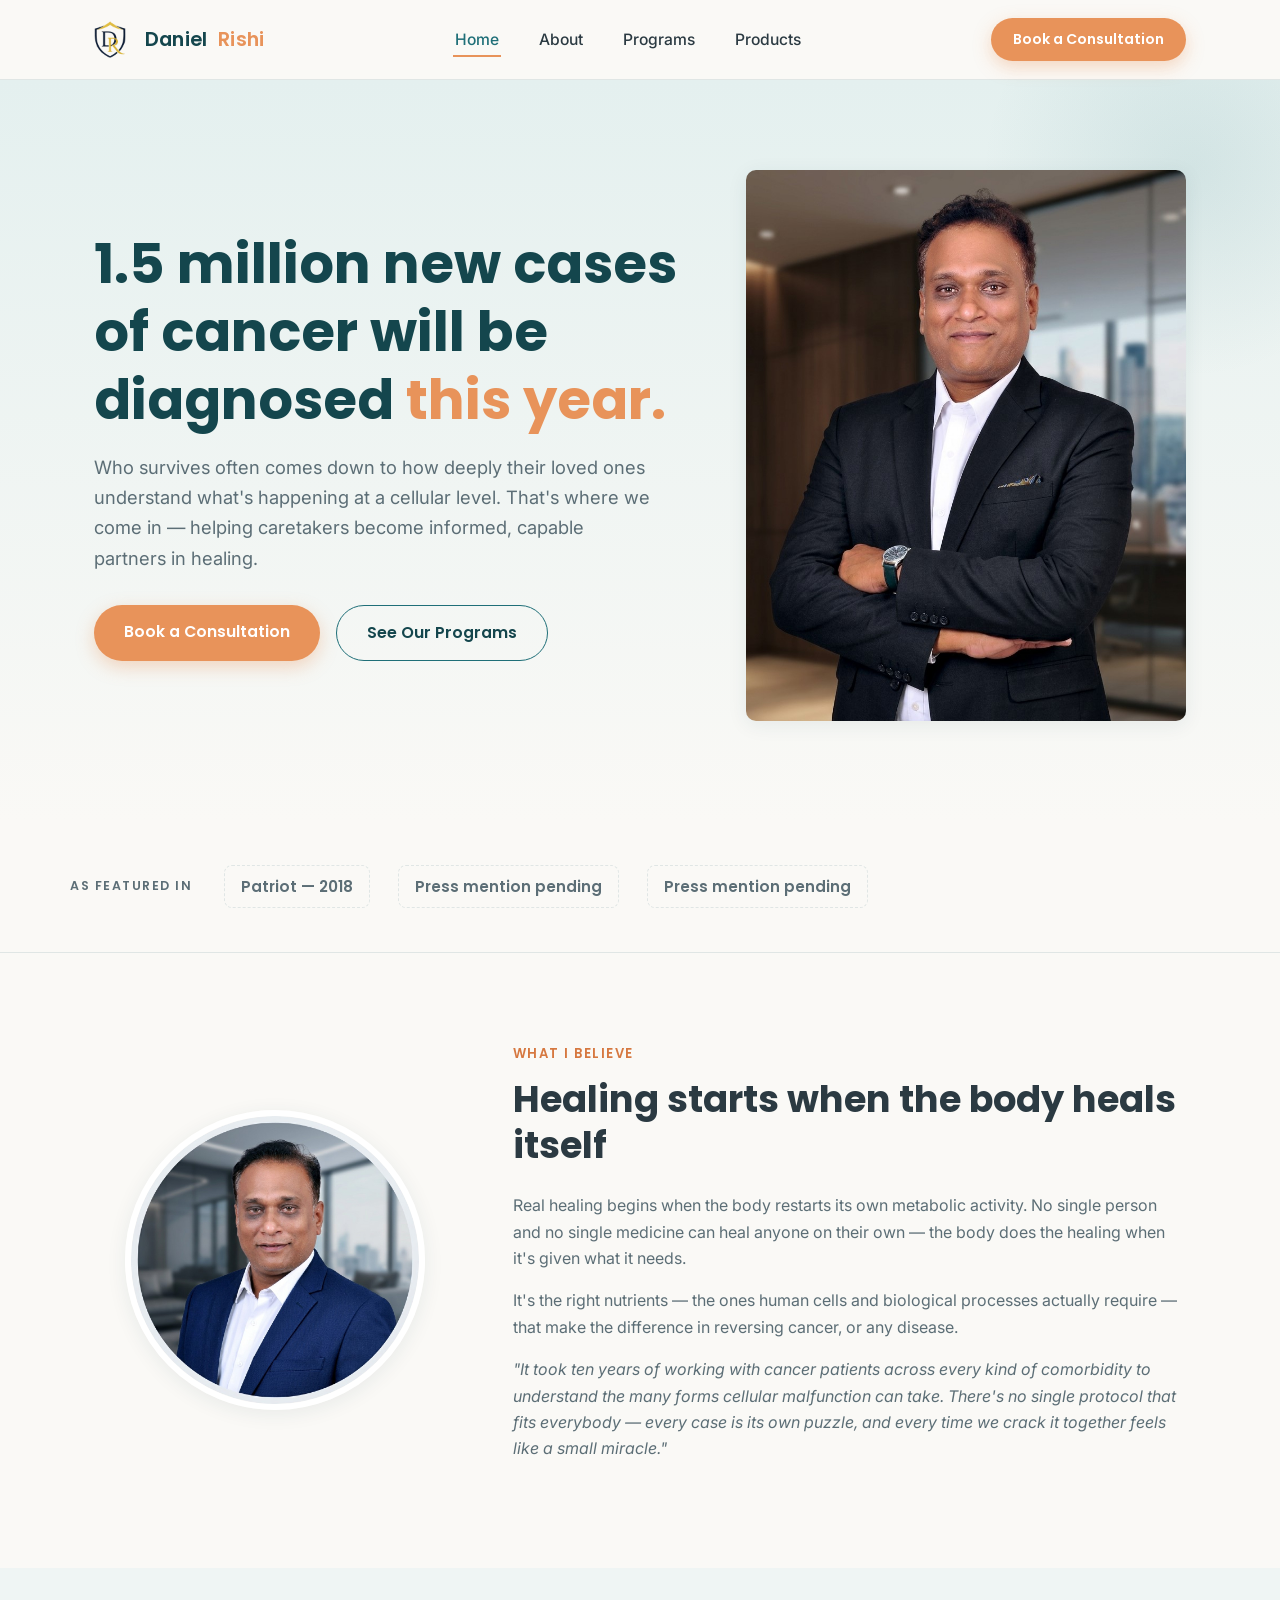
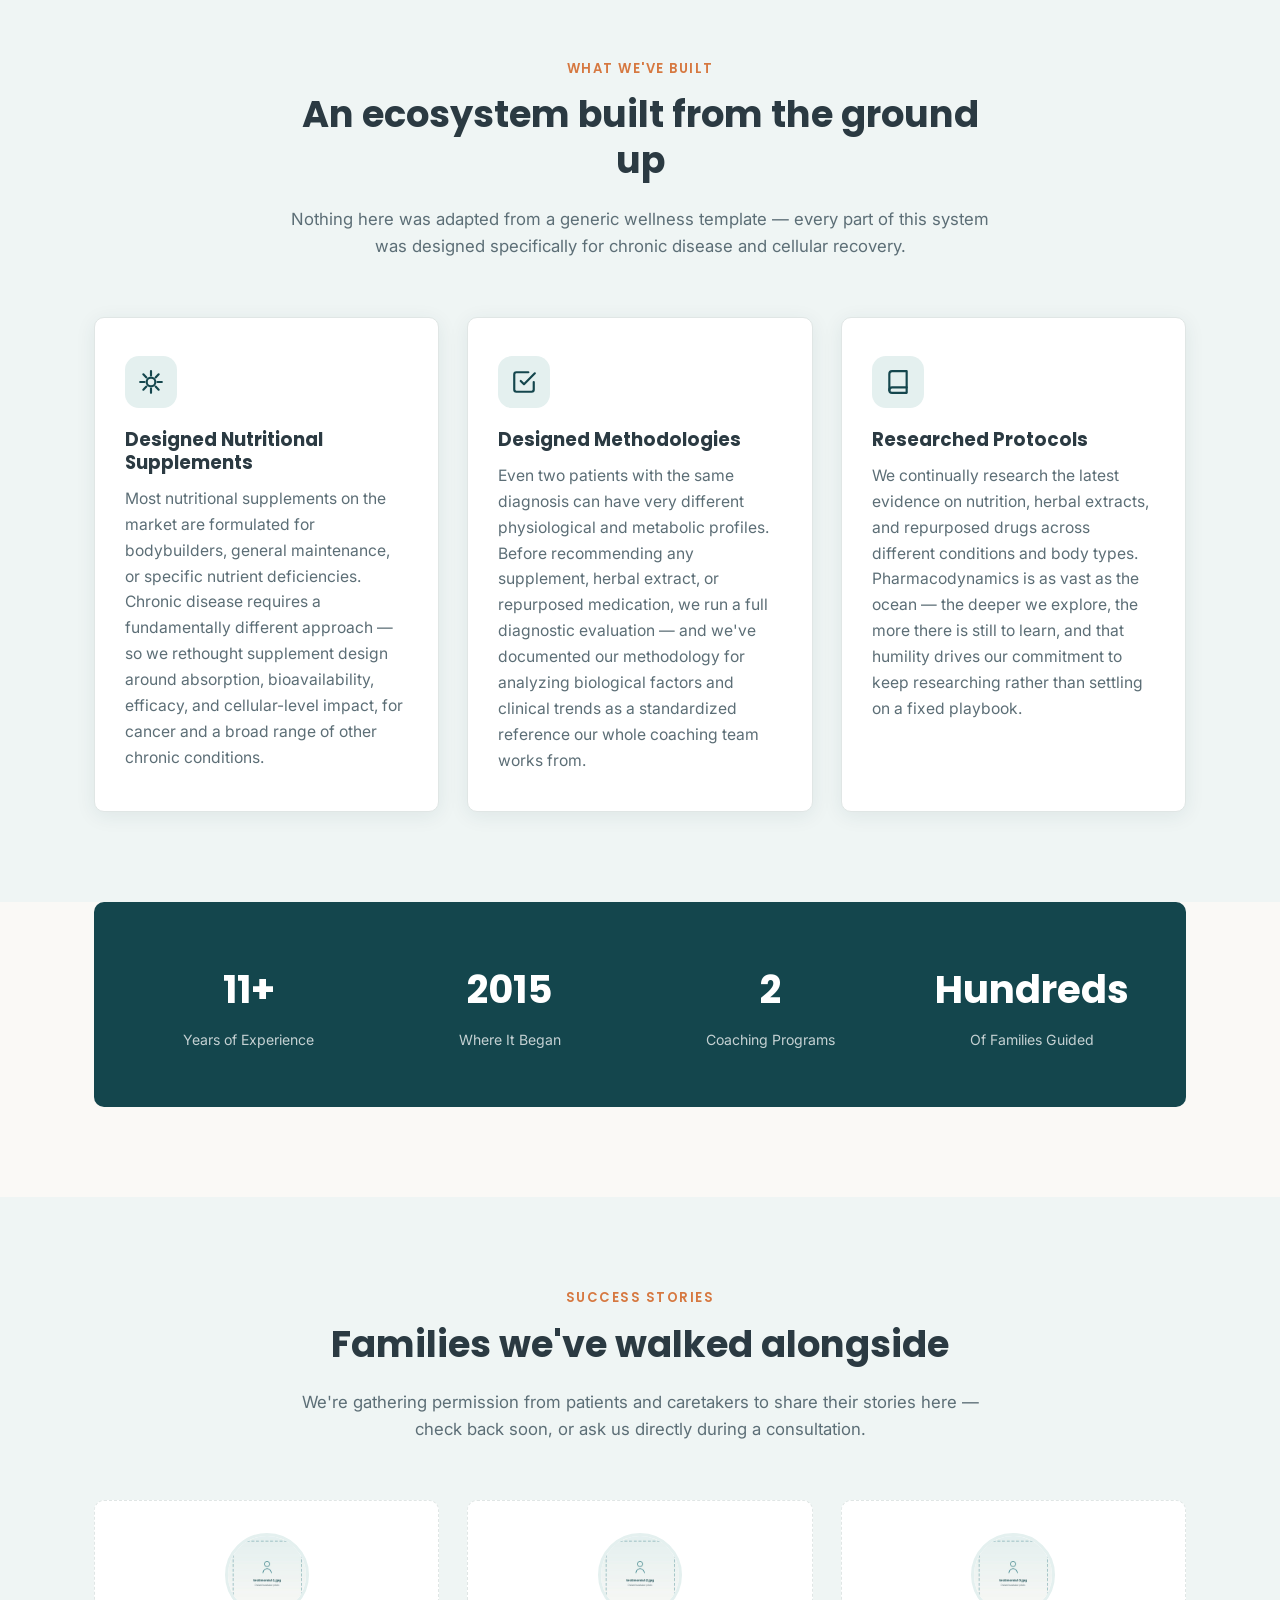
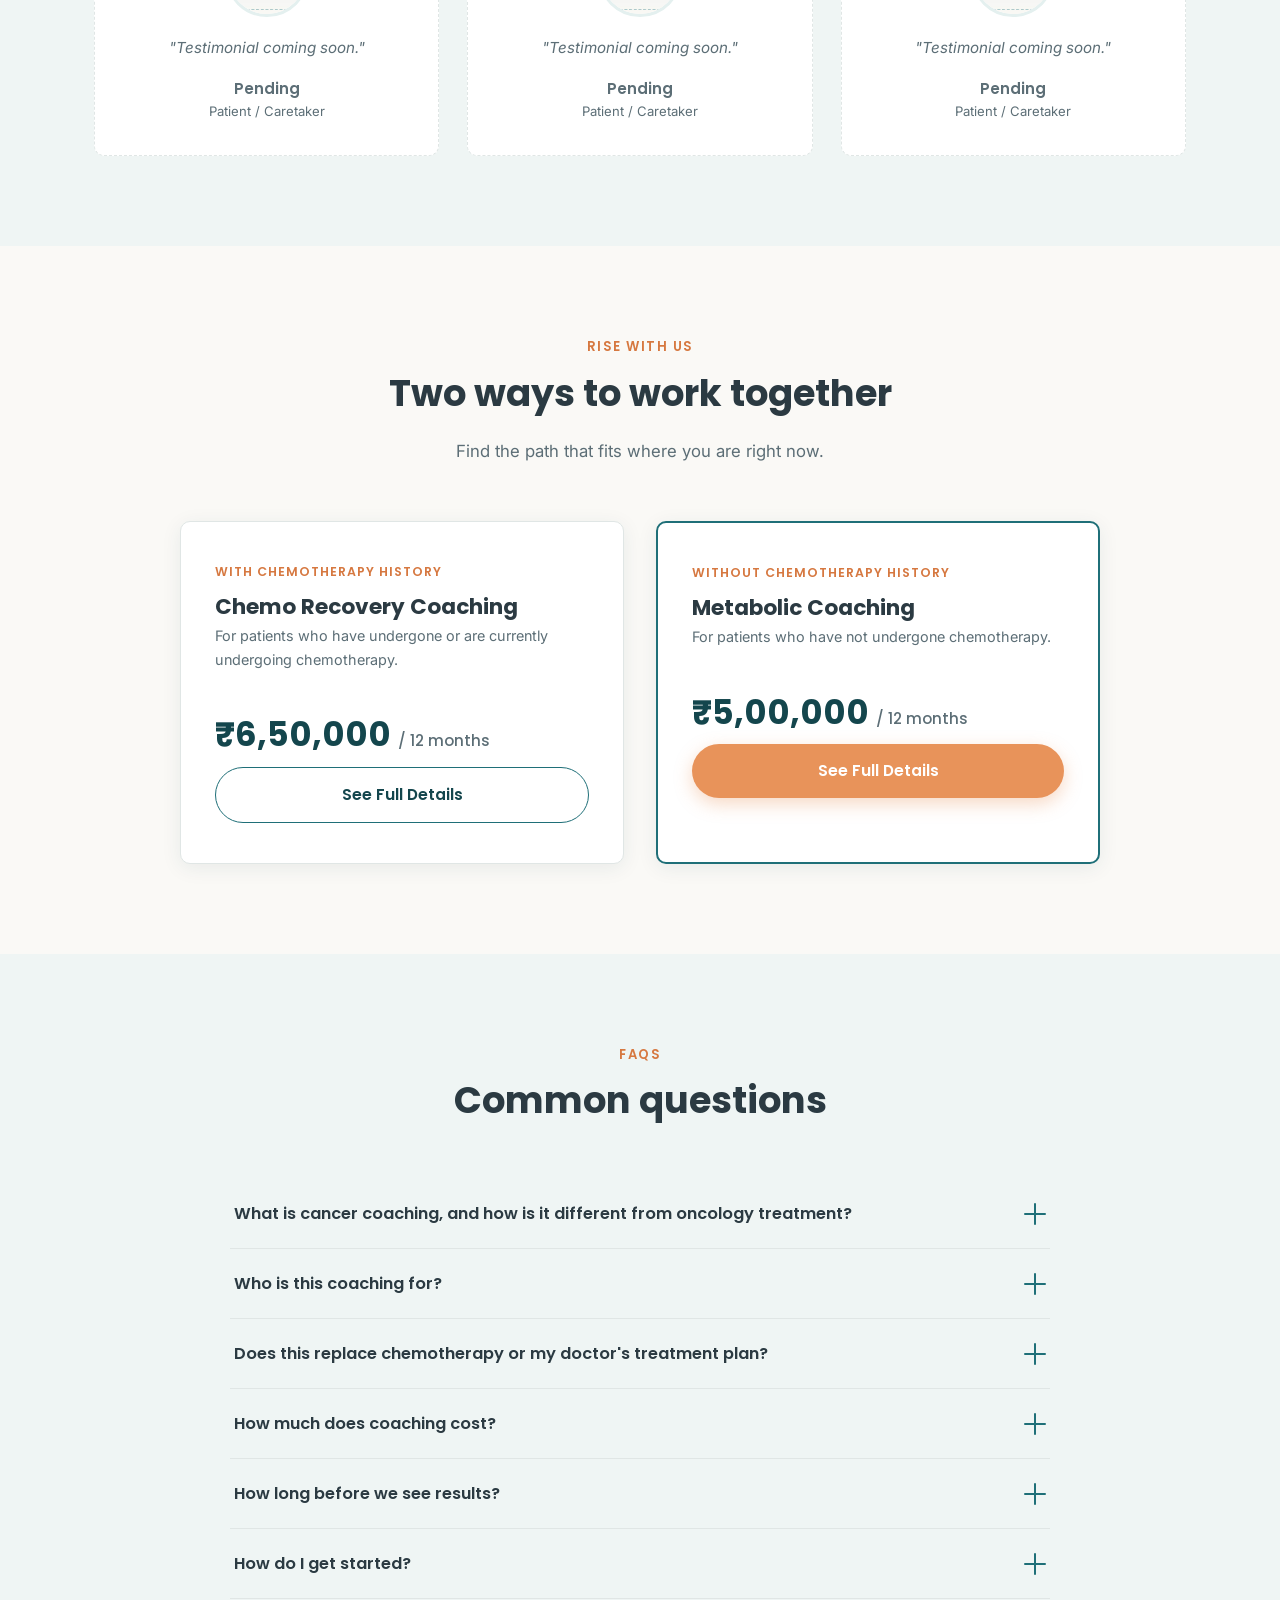
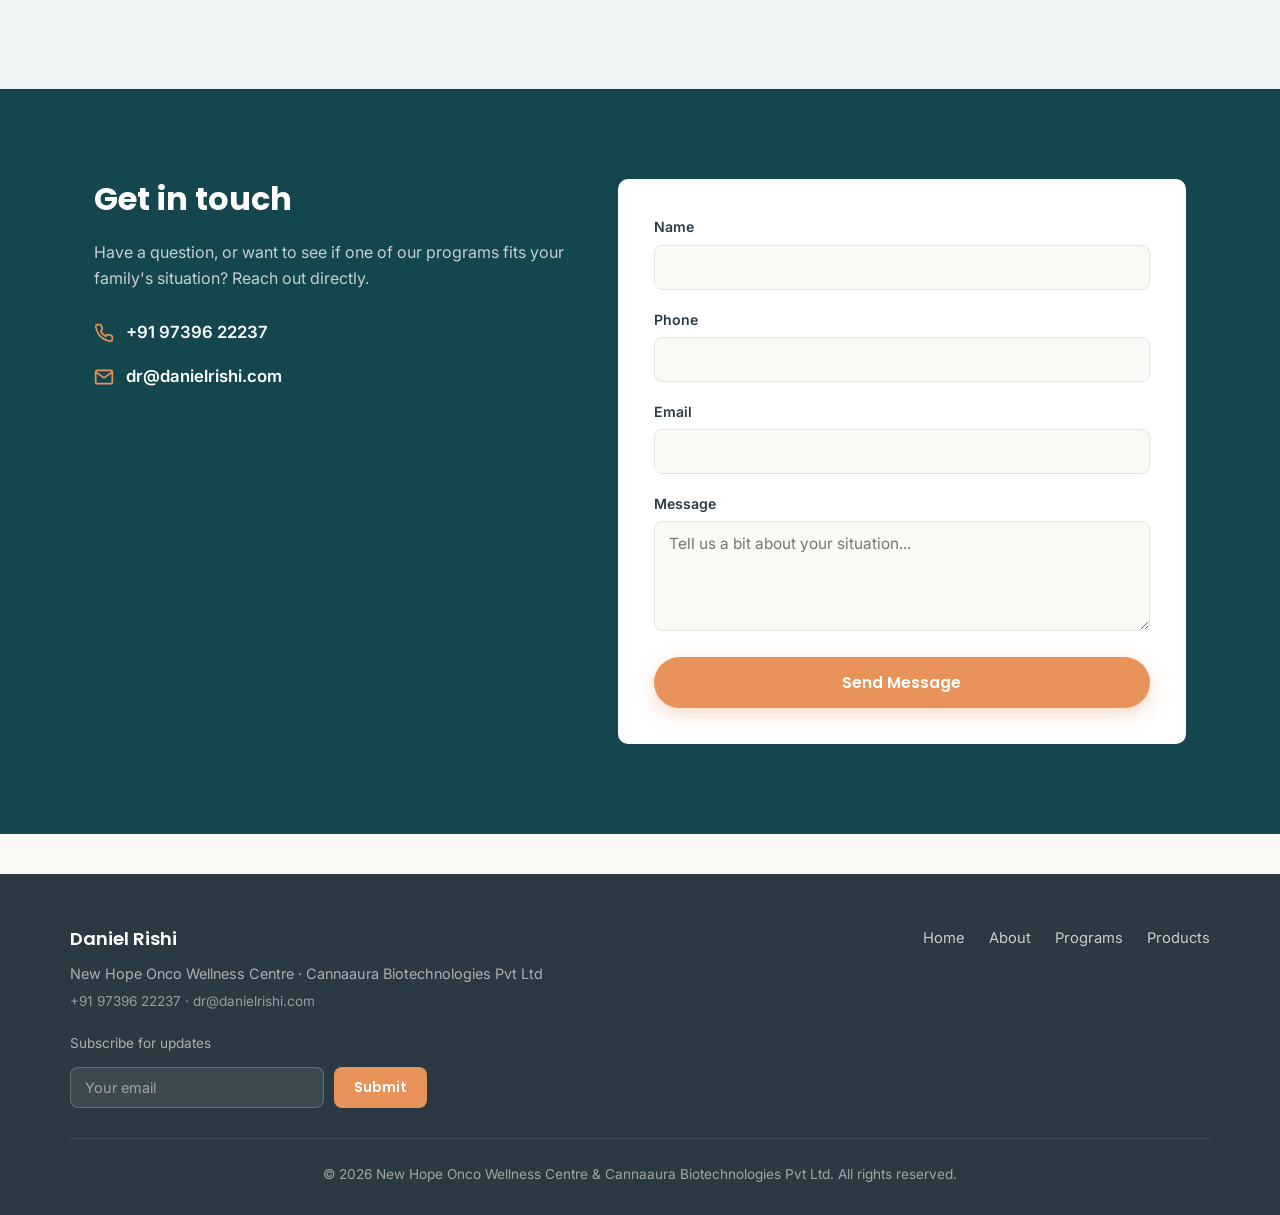
<file: index.html>
<!DOCTYPE html>
<html lang="en">
<head>
<meta charset="UTF-8">
<meta name="viewport" content="width=device-width, initial-scale=1.0">
<title>Daniel Rishi | Cancer Coaching &amp; Metabolic Healing</title>
<meta name="description" content="Daniel Rishi coaches caretakers of cancer patients through metabolic, nutrition-led protocols focused on cellular healing and recovery.">
<link rel="icon" href="images/favicon.png">
<meta property="og:image" content="images/og-share-image.jpg">
<link rel="preconnect" href="https://fonts.googleapis.com">
<link rel="preconnect" href="https://fonts.gstatic.com" crossorigin>
<link href="https://fonts.googleapis.com/css2?family=Inter:wght@400;500;600&family=Poppins:wght@500;600;700&display=swap" rel="stylesheet">
<link rel="stylesheet" href="styles.css">
</head>
<body>

<header class="site-header">
  <div class="nav-wrap">
    <a href="index.html" class="logo">
      <img src="images/logo-icon.png" class="logo-mark" width="40" height="40" alt="Daniel Rishi logo">
      Daniel <span>Rishi</span>
    </a>
    <nav>
      <ul class="nav-links" id="navLinks">
        <li><a href="index.html" class="active">Home</a></li>
        <li><a href="about.html">About</a></li>
        <li><a href="programs.html">Programs</a></li>
        <li><a href="products.html">Products</a></li>
      </ul>
    </nav>
    <div style="display:flex; align-items:center; gap:16px;">
      <a href="#contact" class="btn btn-primary header-cta" style="padding:10px 22px; font-size:0.88rem;">Book a Consultation</a>
      <button class="nav-toggle" id="navToggle" aria-label="Toggle menu">
        <span></span><span></span><span></span>
      </button>
    </div>
  </div>
</header>

<section class="hero">
  <div class="hero-split container">
    <div>
      <h1 class="hero-stat">1.5 million new cases of cancer will be diagnosed <strong>this year.</strong></h1>
      <p class="hero-subtext">Who survives often comes down to how deeply their loved ones understand what's happening at a cellular level. That's where we come in — helping caretakers become informed, capable partners in healing.</p>
      <div class="hero-actions">
        <a href="#contact" class="btn btn-primary">Book a Consultation</a>
        <a href="programs.html" class="btn btn-outline">See Our Programs</a>
      </div>
    </div>
    <div class="img-frame img-frame--portrait">
      <img src="images/hero-daniel.jpg" alt="Daniel Rishi">
    </div>
  </div>
</section>

<div class="press-bar">
  <div class="press-bar-inner">
    <span class="press-bar-label">As Featured In</span>
    <div class="press-items">
      <span class="press-item">Patriot — 2018</span>
      <span class="press-item">Press mention pending</span>
      <span class="press-item">Press mention pending</span>
    </div>
  </div>
</div>

<section class="section">
  <div class="container">
    <div class="belief-split">
      <div class="belief-photo">
        <img src="images/belief-daniel.jpg" alt="Daniel Rishi">
      </div>
      <div>
        <div class="section-header">
          <span class="section-eyebrow">What I Believe</span>
          <h2>Healing starts when the body heals itself</h2>
        </div>
        <p>Real healing begins when the body restarts its own metabolic activity. No single person and no single medicine can heal anyone on their own — the body does the healing when it's given what it needs.</p>
        <p>It's the right nutrients — the ones human cells and biological processes actually require — that make the difference in reversing cancer, or any disease.</p>
        <p style="font-style:italic;">"It took ten years of working with cancer patients across every kind of comorbidity to understand the many forms cellular malfunction can take. There's no single protocol that fits everybody — every case is its own puzzle, and every time we crack it together feels like a small miracle."</p>
      </div>
    </div>
  </div>
</section>

<section class="section section-alt">
  <div class="container">
    <div class="section-header">
      <span class="section-eyebrow">What We've Built</span>
      <h2>An ecosystem built from the ground up</h2>
      <p>Nothing here was adapted from a generic wellness template — every part of this system was designed specifically for chronic disease and cellular recovery.</p>
    </div>

    <div class="ecosystem-grid">

      <div class="eco-card">
        <div class="eco-icon">
          <svg viewBox="0 0 24 24" fill="none" stroke-width="2" stroke-linecap="round" stroke-linejoin="round"><path d="M12 2v4M12 18v4M4.93 4.93l2.83 2.83M16.24 16.24l2.83 2.83M2 12h4M18 12h4M4.93 19.07l2.83-2.83M16.24 7.76l2.83-2.83"/><circle cx="12" cy="12" r="4"/></svg>
        </div>
        <h3>Designed Nutritional Supplements</h3>
        <p>Most nutritional supplements on the market are formulated for bodybuilders, general maintenance, or specific nutrient deficiencies. Chronic disease requires a fundamentally different approach — so we rethought supplement design around absorption, bioavailability, efficacy, and cellular-level impact, for cancer and a broad range of other chronic conditions.</p>
      </div>

      <div class="eco-card">
        <div class="eco-icon">
          <svg viewBox="0 0 24 24" fill="none" stroke-width="2" stroke-linecap="round" stroke-linejoin="round"><path d="M9 11l3 3L22 4"/><path d="M21 12v7a2 2 0 01-2 2H5a2 2 0 01-2-2V5a2 2 0 012-2h11"/></svg>
        </div>
        <h3>Designed Methodologies</h3>
        <p>Even two patients with the same diagnosis can have very different physiological and metabolic profiles. Before recommending any supplement, herbal extract, or repurposed medication, we run a full diagnostic evaluation — and we've documented our methodology for analyzing biological factors and clinical trends as a standardized reference our whole coaching team works from.</p>
      </div>

      <div class="eco-card">
        <div class="eco-icon">
          <svg viewBox="0 0 24 24" fill="none" stroke-width="2" stroke-linecap="round" stroke-linejoin="round"><path d="M4 19.5A2.5 2.5 0 016.5 17H20"/><path d="M6.5 2H20v20H6.5A2.5 2.5 0 014 19.5v-15A2.5 2.5 0 016.5 2z"/></svg>
        </div>
        <h3>Researched Protocols</h3>
        <p>We continually research the latest evidence on nutrition, herbal extracts, and repurposed drugs across different conditions and body types. Pharmacodynamics is as vast as the ocean — the deeper we explore, the more there is still to learn, and that humility drives our commitment to keep researching rather than settling on a fixed playbook.</p>
      </div>

    </div>
  </div>
</section>

<section class="section" style="padding-top:0;">
  <div class="container">
    <div class="stats-bar">
      <div class="stat-tile">
        <div class="stat-number">11+</div>
        <div class="stat-label">Years of Experience</div>
      </div>
      <div class="stat-tile">
        <div class="stat-number">2015</div>
        <div class="stat-label">Where It Began</div>
      </div>
      <div class="stat-tile">
        <div class="stat-number">2</div>
        <div class="stat-label">Coaching Programs</div>
      </div>
      <div class="stat-tile">
        <div class="stat-number">Hundreds</div>
        <div class="stat-label">Of Families Guided</div>
      </div>
    </div>
  </div>
</section>

<section class="section section-alt">
  <div class="container">
    <div class="section-header">
      <span class="section-eyebrow">Success Stories</span>
      <h2>Families we've walked alongside</h2>
      <p>We're gathering permission from patients and caretakers to share their stories here — check back soon, or ask us directly during a consultation.</p>
    </div>
    <div class="stories-grid">
      <div class="story-card pending">
        <div class="avatar-frame"><img src="images/testimonial-1.jpg" alt="Patient or caretaker"></div>
        <p class="story-quote">"Testimonial coming soon."</p>
        <div class="story-name">Pending</div>
        <div class="story-role">Patient / Caretaker</div>
      </div>
      <div class="story-card pending">
        <div class="avatar-frame"><img src="images/testimonial-2.jpg" alt="Patient or caretaker"></div>
        <p class="story-quote">"Testimonial coming soon."</p>
        <div class="story-name">Pending</div>
        <div class="story-role">Patient / Caretaker</div>
      </div>
      <div class="story-card pending">
        <div class="avatar-frame"><img src="images/testimonial-3.jpg" alt="Patient or caretaker"></div>
        <p class="story-quote">"Testimonial coming soon."</p>
        <div class="story-name">Pending</div>
        <div class="story-role">Patient / Caretaker</div>
      </div>
    </div>
  </div>
</section>

<section class="section">
  <div class="container">
    <div class="section-header">
      <span class="section-eyebrow">Rise With Us</span>
      <h2>Two ways to work together</h2>
      <p>Find the path that fits where you are right now.</p>
    </div>
    <div class="pricing-grid">
      <div class="pricing-card">
        <span class="plan-tag">With Chemotherapy History</span>
        <h3>Chemo Recovery Coaching</h3>
        <p class="plan-note">For patients who have undergone or are currently undergoing chemotherapy.</p>
        <div class="price-tag">₹6,50,000 <span>/ 12 months</span></div>
        <a href="programs.html" class="btn btn-outline" style="text-align:center;">See Full Details</a>
      </div>
      <div class="pricing-card featured">
        <span class="plan-tag">Without Chemotherapy History</span>
        <h3>Metabolic Coaching</h3>
        <p class="plan-note">For patients who have not undergone chemotherapy.</p>
        <div class="price-tag">₹5,00,000 <span>/ 12 months</span></div>
        <a href="programs.html" class="btn btn-primary" style="text-align:center;">See Full Details</a>
      </div>
    </div>
  </div>
</section>

<section class="section section-alt">
  <div class="container">
    <div class="section-header">
      <span class="section-eyebrow">FAQs</span>
      <h2>Common questions</h2>
    </div>
    <div class="faq-list">
      <div class="faq-item">
        <button class="faq-question">What is cancer coaching, and how is it different from oncology treatment? <span class="faq-icon"></span></button>
        <div class="faq-answer"><p>Cancer coaching focuses on the metabolic, nutritional, and lifestyle factors that support a patient's own healing capacity. It works alongside oncology treatment, not in place of it — your oncologist remains responsible for your medical treatment plan.</p></div>
      </div>
      <div class="faq-item">
        <button class="faq-question">Who is this coaching for? <span class="faq-icon"></span></button>
        <div class="faq-answer"><p>Caretakers and patients who want additional, structured support alongside their existing medical care — whether currently undergoing chemotherapy or not.</p></div>
      </div>
      <div class="faq-item">
        <button class="faq-question">Does this replace chemotherapy or my doctor's treatment plan? <span class="faq-icon"></span></button>
        <div class="faq-answer"><p>No. This is a coaching and wellness support service designed to work alongside your treating oncologist or physician, not replace them. Please continue regular consultation with your medical team throughout.</p></div>
      </div>
      <div class="faq-item">
        <button class="faq-question">How much does coaching cost? <span class="faq-icon"></span></button>
        <div class="faq-answer"><p>We offer two 12-month subscription programs depending on chemotherapy history. Visit our <a href="programs.html">Programs page</a> for full pricing and what's included.</p></div>
      </div>
      <div class="faq-item">
        <button class="faq-question">How long before we see results? <span class="faq-icon"></span></button>
        <div class="faq-answer"><p>Every case is different — recovery depends on the individual's condition and consistency. This is a months-long commitment, not an overnight fix.</p></div>
      </div>
      <div class="faq-item">
        <button class="faq-question">How do I get started? <span class="faq-icon"></span></button>
        <div class="faq-answer"><p>Reach out through the contact form below, by phone, or by email. We'll walk you through an initial health evaluation to see which program fits.</p></div>
      </div>
    </div>
  </div>
</section>

<!-- CONTACT SECTION -->
<section class="section contact-section" id="contact">
  <div class="container">
    <div class="contact-grid">
      <div class="contact-info">
        <h2>Get in touch</h2>
        <p>Have a question, or want to see if one of our programs fits your family's situation? Reach out directly.</p>
        <ul class="contact-methods">
          <li>
            <a href="tel:+919739622237">
              <svg viewBox="0 0 24 24" fill="none" stroke-width="2" stroke-linecap="round" stroke-linejoin="round"><path d="M22 16.92v3a2 2 0 01-2.18 2 19.79 19.79 0 01-8.63-3.07 19.5 19.5 0 01-6-6 19.79 19.79 0 01-3.07-8.67A2 2 0 014.11 2h3a2 2 0 012 1.72c.127.96.362 1.903.7 2.81a2 2 0 01-.45 2.11L8.09 9.91a16 16 0 006 6l1.27-1.27a2 2 0 012.11-.45c.907.338 1.85.573 2.81.7A2 2 0 0122 16.92z"/></svg>
              +91 97396 22237
            </a>
          </li>
          <li>
            <a href="mailto:dr@danielrishi.com">
              <svg viewBox="0 0 24 24" fill="none" stroke-width="2" stroke-linecap="round" stroke-linejoin="round"><path d="M4 4h16c1.1 0 2 .9 2 2v12c0 1.1-.9 2-2 2H4c-1.1 0-2-.9-2-2V6c0-1.1.9-2 2-2z"/><polyline points="22,6 12,13 2,6"/></svg>
              dr@danielrishi.com
            </a>
          </li>
        </ul>
      </div>
      <div class="contact-form">
        <form id="contactForm">
          <input type="hidden" name="access_key" value="0347f1ab-234f-4ee7-a2c3-82b5cd04e753">
          <input type="hidden" name="subject" value="New contact request from danielrishi.com — Home page">
          <input type="hidden" name="from_name" value="danielrishi.com website">
          <div class="form-row">
            <label for="name">Name</label>
            <input type="text" id="name" name="name" required>
          </div>
          <div class="form-row">
            <label for="phone">Phone</label>
            <input type="tel" id="phone" name="phone" required>
          </div>
          <div class="form-row">
            <label for="email">Email</label>
            <input type="email" id="email" name="email" required>
          </div>
          <div class="form-row">
            <label for="message">Message</label>
            <textarea id="message" name="message" placeholder="Tell us a bit about your situation..."></textarea>
          </div>
          <button type="submit" class="btn btn-primary form-submit">Send Message</button>
          <p class="form-status" id="formStatus"></p>
        </form>
      </div>
    </div>
  </div>
</section>

<footer class="site-footer">
  <div class="footer-inner">
    <div>
      <div class="footer-logo">Daniel Rishi</div>
      <p style="margin:0 0 4px 0; font-size:0.9rem; color:rgba(255,255,255,0.6);">New Hope Onco Wellness Centre · Cannaaura Biotechnologies Pvt Ltd</p>
      <p style="margin:0; font-size:0.85rem; color:rgba(255,255,255,0.5);">+91 97396 22237 · dr@danielrishi.com</p>
      <div class="newsletter">
        <p style="margin:0; font-size:0.85rem; color:rgba(255,255,255,0.6);">Subscribe for updates</p>
        <form class="newsletter-form" id="newsletterForm">
          <input type="hidden" name="access_key" value="0347f1ab-234f-4ee7-a2c3-82b5cd04e753">
          <input type="hidden" name="subject" value="New newsletter signup from danielrishi.com">
          <input type="email" name="email" placeholder="Your email" required>
          <button type="submit">Submit</button>
        </form>
        <p class="form-status" id="newsletterStatus" style="color:rgba(255,255,255,0.7);"></p>
      </div>
    </div>
    <ul class="footer-links">
      <li><a href="index.html">Home</a></li>
      <li><a href="about.html">About</a></li>
      <li><a href="programs.html">Programs</a></li>
      <li><a href="products.html">Products</a></li>
    </ul>
  </div>
  <div class="footer-bottom">
    &copy; <span id="year"></span> New Hope Onco Wellness Centre &amp; Cannaaura Biotechnologies Pvt Ltd. All rights reserved.
  </div>
</footer>

<script src="script.js"></script>
</body>
</html>
</file>
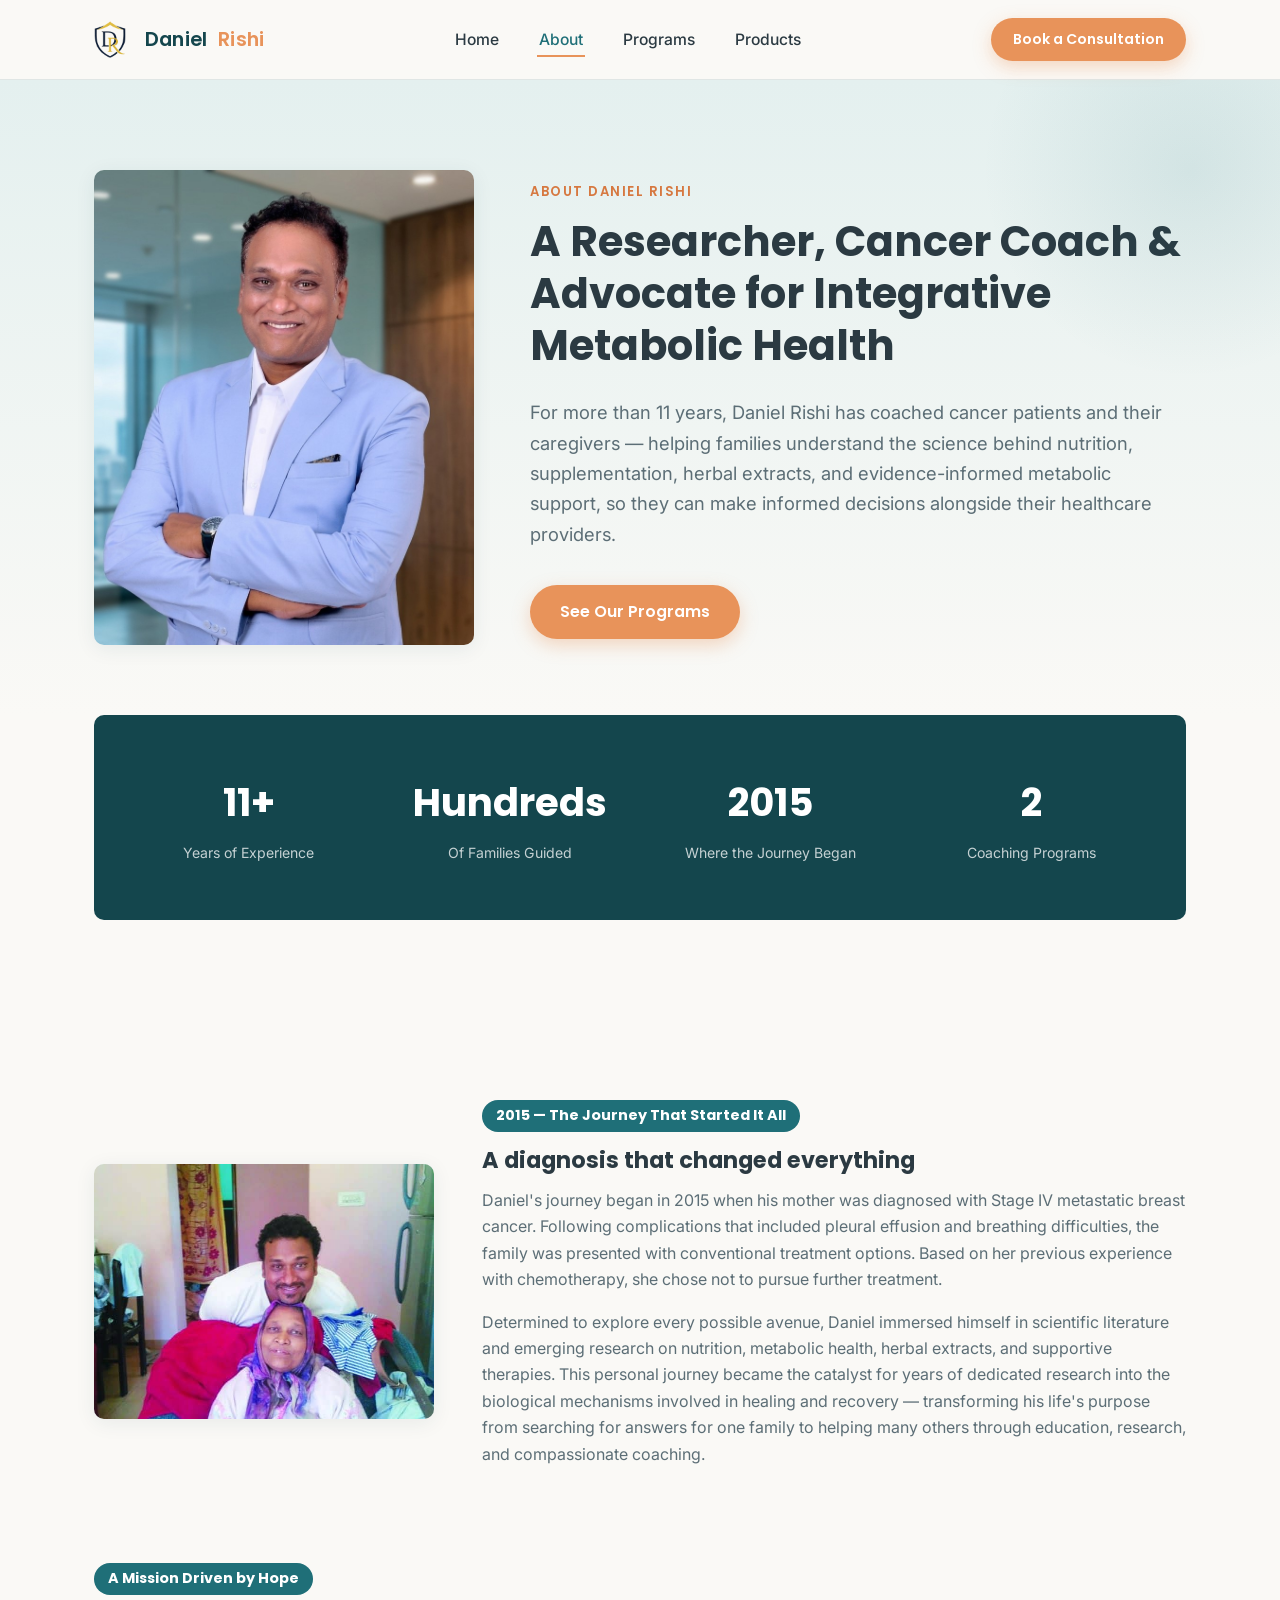
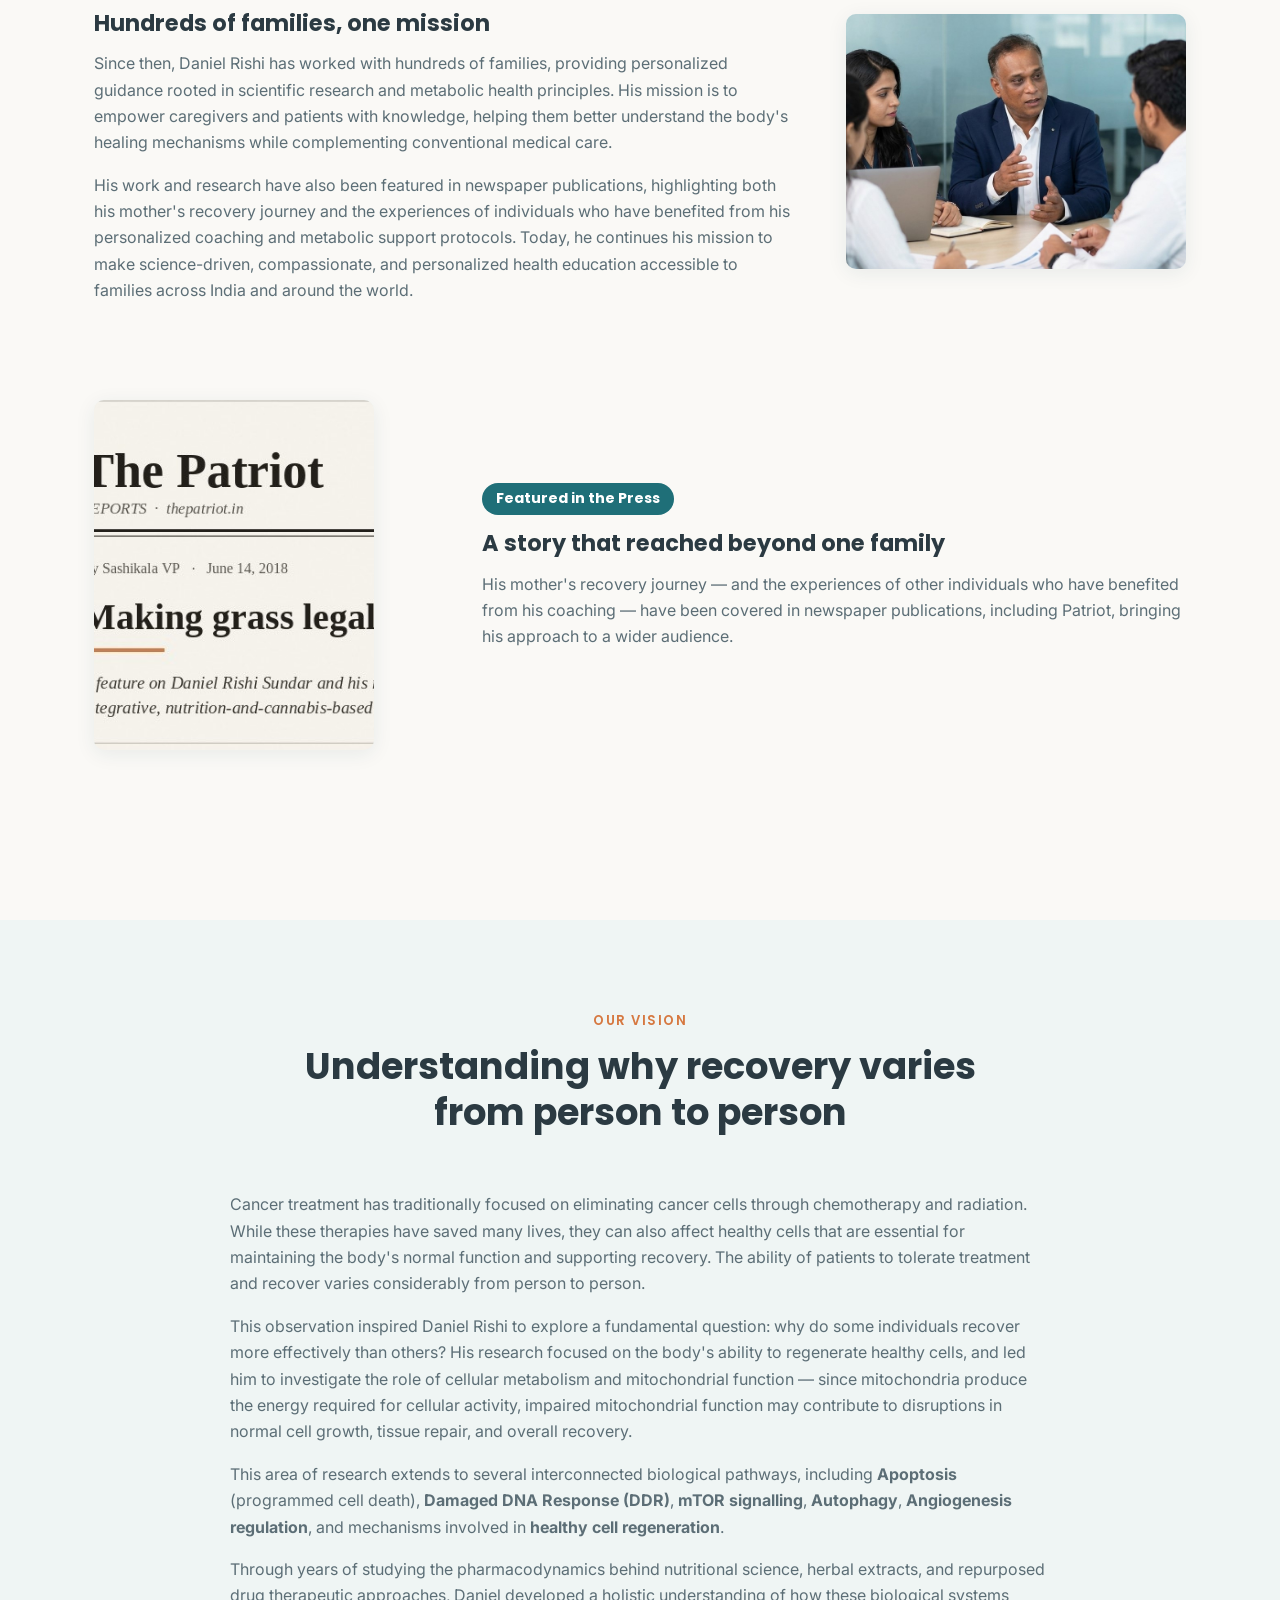
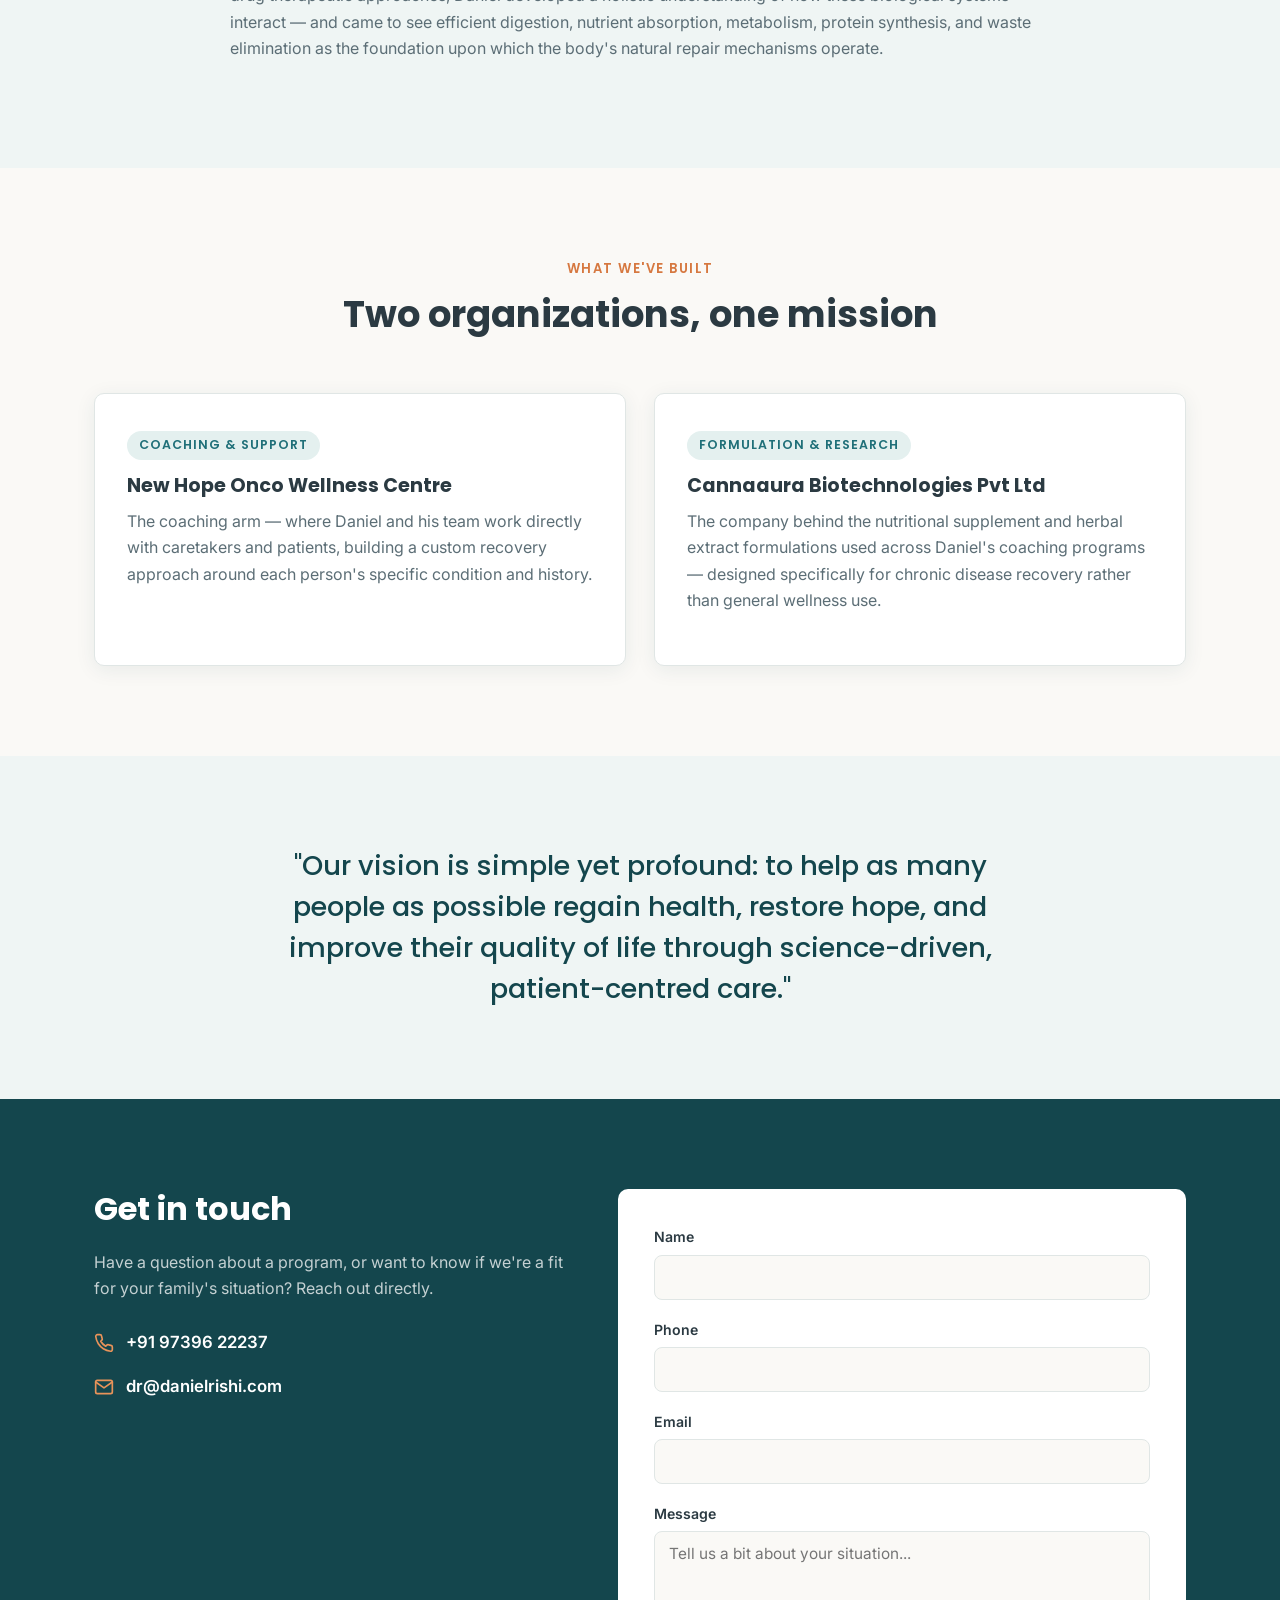
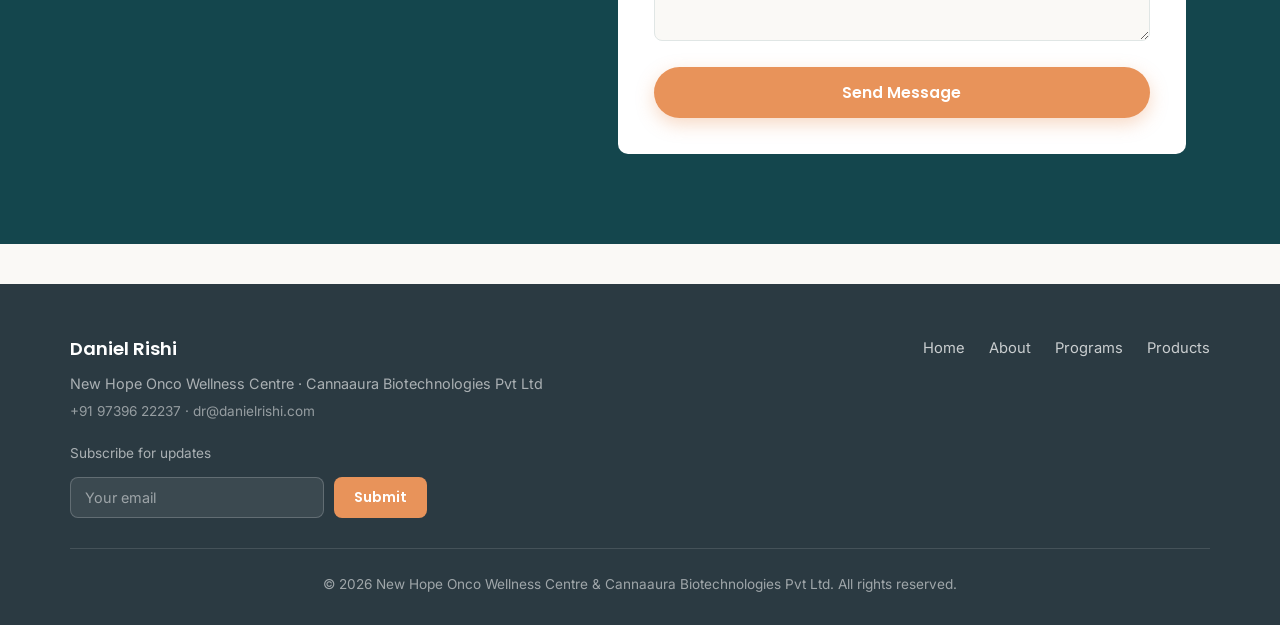
<file: about.html>
<!DOCTYPE html>
<html lang="en">
<head>
<meta charset="UTF-8">
<meta name="viewport" content="width=device-width, initial-scale=1.0">
<title>About Daniel Rishi | Founder, New Hope Onco Wellness Centre</title>
<meta name="description" content="Daniel Rishi's story — researcher, cancer coach, and advocate for integrative metabolic health, coaching caretakers and patients toward informed, science-driven healing.">
<link rel="icon" href="images/favicon.png">
<meta property="og:image" content="images/og-share-image.jpg">
<link rel="preconnect" href="https://fonts.googleapis.com">
<link rel="preconnect" href="https://fonts.gstatic.com" crossorigin>
<link href="https://fonts.googleapis.com/css2?family=Inter:wght@400;500;600&family=Poppins:wght@500;600;700&display=swap" rel="stylesheet">
<link rel="stylesheet" href="styles.css">
</head>
<body>

<header class="site-header">
  <div class="nav-wrap">
    <a href="index.html" class="logo">
      <img src="images/logo-icon.png" class="logo-mark" width="40" height="40" alt="Daniel Rishi logo">
      Daniel <span>Rishi</span>
    </a>
    <nav>
      <ul class="nav-links" id="navLinks">
        <li><a href="index.html">Home</a></li>
        <li><a href="about.html" class="active">About</a></li>
        <li><a href="programs.html">Programs</a></li>
        <li><a href="products.html">Products</a></li>
      </ul>
    </nav>
    <div style="display:flex; align-items:center; gap:16px;">
      <a href="#contact" class="btn btn-primary header-cta" style="padding:10px 22px; font-size:0.88rem;">Book a Consultation</a>
      <button class="nav-toggle" id="navToggle" aria-label="Toggle menu">
        <span></span><span></span><span></span>
      </button>
    </div>
  </div>
</header>

<section class="hero" style="padding-bottom:70px;">
  <div class="about-hero container">
    <div class="img-frame img-frame--portrait">
      <img src="images/about-hero.jpg" alt="Daniel Rishi">
    </div>
    <div>
      <span class="eyebrow-tag">About Daniel Rishi</span>
      <h1>A Researcher, Cancer Coach &amp; Advocate for Integrative Metabolic Health</h1>
      <p class="hero-subtext" style="margin-left:0;">For more than 11 years, Daniel Rishi has coached cancer patients and their caregivers — helping families understand the science behind nutrition, supplementation, herbal extracts, and evidence-informed metabolic support, so they can make informed decisions alongside their healthcare providers.</p>
      <div class="hero-actions" style="justify-content:flex-start;">
        <a href="programs.html" class="btn btn-primary">See Our Programs</a>
      </div>
    </div>
  </div>
</section>

<section class="section" style="padding-top:0;">
  <div class="container">
    <div class="stats-bar">
      <div class="stat-tile">
        <div class="stat-number">11+</div>
        <div class="stat-label">Years of Experience</div>
      </div>
      <div class="stat-tile">
        <div class="stat-number">Hundreds</div>
        <div class="stat-label">Of Families Guided</div>
      </div>
      <div class="stat-tile">
        <div class="stat-number">2015</div>
        <div class="stat-label">Where the Journey Began</div>
      </div>
      <div class="stat-tile">
        <div class="stat-number">2</div>
        <div class="stat-label">Coaching Programs</div>
      </div>
    </div>
  </div>
</section>

<section class="section">
  <div class="container">

    <div class="story-row">
      <div class="img-frame img-frame--wide">
        <img src="images/daniel-mother.jpg" alt="Daniel Rishi with his mother">
      </div>
      <div>
        <span class="story-year">2015 — The Journey That Started It All</span>
        <h3>A diagnosis that changed everything</h3>
        <p>Daniel's journey began in 2015 when his mother was diagnosed with Stage IV metastatic breast cancer. Following complications that included pleural effusion and breathing difficulties, the family was presented with conventional treatment options. Based on her previous experience with chemotherapy, she chose not to pursue further treatment.</p>
        <p>Determined to explore every possible avenue, Daniel immersed himself in scientific literature and emerging research on nutrition, metabolic health, herbal extracts, and supportive therapies. This personal journey became the catalyst for years of dedicated research into the biological mechanisms involved in healing and recovery — transforming his life's purpose from searching for answers for one family to helping many others through education, research, and compassionate coaching.</p>
      </div>
    </div>

    <div class="story-row reverse">
      <div class="img-frame img-frame--wide">
        <img src="images/daniel-working.jpg" alt="Daniel Rishi working with a client">
      </div>
      <div>
        <span class="story-year">A Mission Driven by Hope</span>
        <h3>Hundreds of families, one mission</h3>
        <p>Since then, Daniel Rishi has worked with hundreds of families, providing personalized guidance rooted in scientific research and metabolic health principles. His mission is to empower caregivers and patients with knowledge, helping them better understand the body's healing mechanisms while complementing conventional medical care.</p>
        <p>His work and research have also been featured in newspaper publications, highlighting both his mother's recovery journey and the experiences of individuals who have benefited from his personalized coaching and metabolic support protocols. Today, he continues his mission to make science-driven, compassionate, and personalized health education accessible to families across India and around the world.</p>
      </div>
    </div>

    <div class="story-row">
      <div class="img-frame img-frame--portrait" style="max-width:280px;">
        <img src="images/newspaper-clipping.jpg" alt="Newspaper feature on Daniel Rishi">
      </div>
      <div>
        <span class="story-year">Featured in the Press</span>
        <h3>A story that reached beyond one family</h3>
        <p>His mother's recovery journey — and the experiences of other individuals who have benefited from his coaching — have been covered in newspaper publications, including Patriot, bringing his approach to a wider audience.</p>
      </div>
    </div>

  </div>
</section>

<section class="section section-alt">
  <div class="container">
    <div class="section-header">
      <span class="section-eyebrow">Our Vision</span>
      <h2>Understanding why recovery varies from person to person</h2>
    </div>
    <div style="max-width:820px; margin:0 auto;">
      <p>Cancer treatment has traditionally focused on eliminating cancer cells through chemotherapy and radiation. While these therapies have saved many lives, they can also affect healthy cells that are essential for maintaining the body's normal function and supporting recovery. The ability of patients to tolerate treatment and recover varies considerably from person to person.</p>
      <p>This observation inspired Daniel Rishi to explore a fundamental question: why do some individuals recover more effectively than others? His research focused on the body's ability to regenerate healthy cells, and led him to investigate the role of cellular metabolism and mitochondrial function — since mitochondria produce the energy required for cellular activity, impaired mitochondrial function may contribute to disruptions in normal cell growth, tissue repair, and overall recovery.</p>
      <p>This area of research extends to several interconnected biological pathways, including <strong>Apoptosis</strong> (programmed cell death), <strong>Damaged DNA Response (DDR)</strong>, <strong>mTOR signalling</strong>, <strong>Autophagy</strong>, <strong>Angiogenesis regulation</strong>, and mechanisms involved in <strong>healthy cell regeneration</strong>.</p>
      <p>Through years of studying the pharmacodynamics behind nutritional science, herbal extracts, and repurposed drug therapeutic approaches, Daniel developed a holistic understanding of how these biological systems interact — and came to see efficient digestion, nutrient absorption, metabolism, protein synthesis, and waste elimination as the foundation upon which the body's natural repair mechanisms operate.</p>
    </div>
  </div>
</section>

<section class="section">
  <div class="container">
    <div class="section-header">
      <span class="section-eyebrow">What We've Built</span>
      <h2>Two organizations, one mission</h2>
    </div>
    <div class="entities-grid">
      <div class="entity-card">
        <span class="entity-label">Coaching &amp; Support</span>
        <h3>New Hope Onco Wellness Centre</h3>
        <p>The coaching arm — where Daniel and his team work directly with caretakers and patients, building a custom recovery approach around each person's specific condition and history.</p>
      </div>
      <div class="entity-card">
        <span class="entity-label">Formulation &amp; Research</span>
        <h3>Cannaaura Biotechnologies Pvt Ltd</h3>
        <p>The company behind the nutritional supplement and herbal extract formulations used across Daniel's coaching programs — designed specifically for chronic disease recovery rather than general wellness use.</p>
      </div>
    </div>
  </div>
</section>

<section class="section section-alt">
  <div class="container">
    <p class="pull-quote">"Our vision is simple yet profound: to help as many people as possible regain health, restore hope, and improve their quality of life through science-driven, patient-centred care."</p>
  </div>
</section>

<!-- CONTACT SECTION -->
<section class="section contact-section" id="contact">
  <div class="container">
    <div class="contact-grid">
      <div class="contact-info">
        <h2>Get in touch</h2>
        <p>Have a question about a program, or want to know if we're a fit for your family's situation? Reach out directly.</p>
        <ul class="contact-methods">
          <li>
            <a href="tel:+919739622237">
              <svg viewBox="0 0 24 24" fill="none" stroke-width="2" stroke-linecap="round" stroke-linejoin="round"><path d="M22 16.92v3a2 2 0 01-2.18 2 19.79 19.79 0 01-8.63-3.07 19.5 19.5 0 01-6-6 19.79 19.79 0 01-3.07-8.67A2 2 0 014.11 2h3a2 2 0 012 1.72c.127.96.362 1.903.7 2.81a2 2 0 01-.45 2.11L8.09 9.91a16 16 0 006 6l1.27-1.27a2 2 0 012.11-.45c.907.338 1.85.573 2.81.7A2 2 0 0122 16.92z"/></svg>
              +91 97396 22237
            </a>
          </li>
          <li>
            <a href="mailto:dr@danielrishi.com">
              <svg viewBox="0 0 24 24" fill="none" stroke-width="2" stroke-linecap="round" stroke-linejoin="round"><path d="M4 4h16c1.1 0 2 .9 2 2v12c0 1.1-.9 2-2 2H4c-1.1 0-2-.9-2-2V6c0-1.1.9-2 2-2z"/><polyline points="22,6 12,13 2,6"/></svg>
              dr@danielrishi.com
            </a>
          </li>
        </ul>
      </div>
      <div class="contact-form">
        <form id="contactForm">
          <input type="hidden" name="access_key" value="0347f1ab-234f-4ee7-a2c3-82b5cd04e753">
          <input type="hidden" name="subject" value="New contact request from danielrishi.com — About page">
          <input type="hidden" name="from_name" value="danielrishi.com website">
          <div class="form-row">
            <label for="name">Name</label>
            <input type="text" id="name" name="name" required>
          </div>
          <div class="form-row">
            <label for="phone">Phone</label>
            <input type="tel" id="phone" name="phone" required>
          </div>
          <div class="form-row">
            <label for="email">Email</label>
            <input type="email" id="email" name="email" required>
          </div>
          <div class="form-row">
            <label for="message">Message</label>
            <textarea id="message" name="message" placeholder="Tell us a bit about your situation..."></textarea>
          </div>
          <button type="submit" class="btn btn-primary form-submit">Send Message</button>
          <p class="form-status" id="formStatus"></p>
        </form>
      </div>
    </div>
  </div>
</section>

<footer class="site-footer">
  <div class="footer-inner">
    <div>
      <div class="footer-logo">Daniel Rishi</div>
      <p style="margin:0 0 4px 0; font-size:0.9rem; color:rgba(255,255,255,0.6);">New Hope Onco Wellness Centre · Cannaaura Biotechnologies Pvt Ltd</p>
      <p style="margin:0; font-size:0.85rem; color:rgba(255,255,255,0.5);">+91 97396 22237 · dr@danielrishi.com</p>
      <div class="newsletter">
        <p style="margin:0; font-size:0.85rem; color:rgba(255,255,255,0.6);">Subscribe for updates</p>
        <form class="newsletter-form" id="newsletterForm">
          <input type="hidden" name="access_key" value="0347f1ab-234f-4ee7-a2c3-82b5cd04e753">
          <input type="hidden" name="subject" value="New newsletter signup from danielrishi.com">
          <input type="email" name="email" placeholder="Your email" required>
          <button type="submit">Submit</button>
        </form>
        <p class="form-status" id="newsletterStatus" style="color:rgba(255,255,255,0.7);"></p>
      </div>
    </div>
    <ul class="footer-links">
      <li><a href="index.html">Home</a></li>
      <li><a href="about.html">About</a></li>
      <li><a href="programs.html">Programs</a></li>
      <li><a href="products.html">Products</a></li>
    </ul>
  </div>
  <div class="footer-bottom">
    &copy; <span id="year"></span> New Hope Onco Wellness Centre &amp; Cannaaura Biotechnologies Pvt Ltd. All rights reserved.
  </div>
</footer>

<script src="script.js"></script>
</body>
</html>
</file>
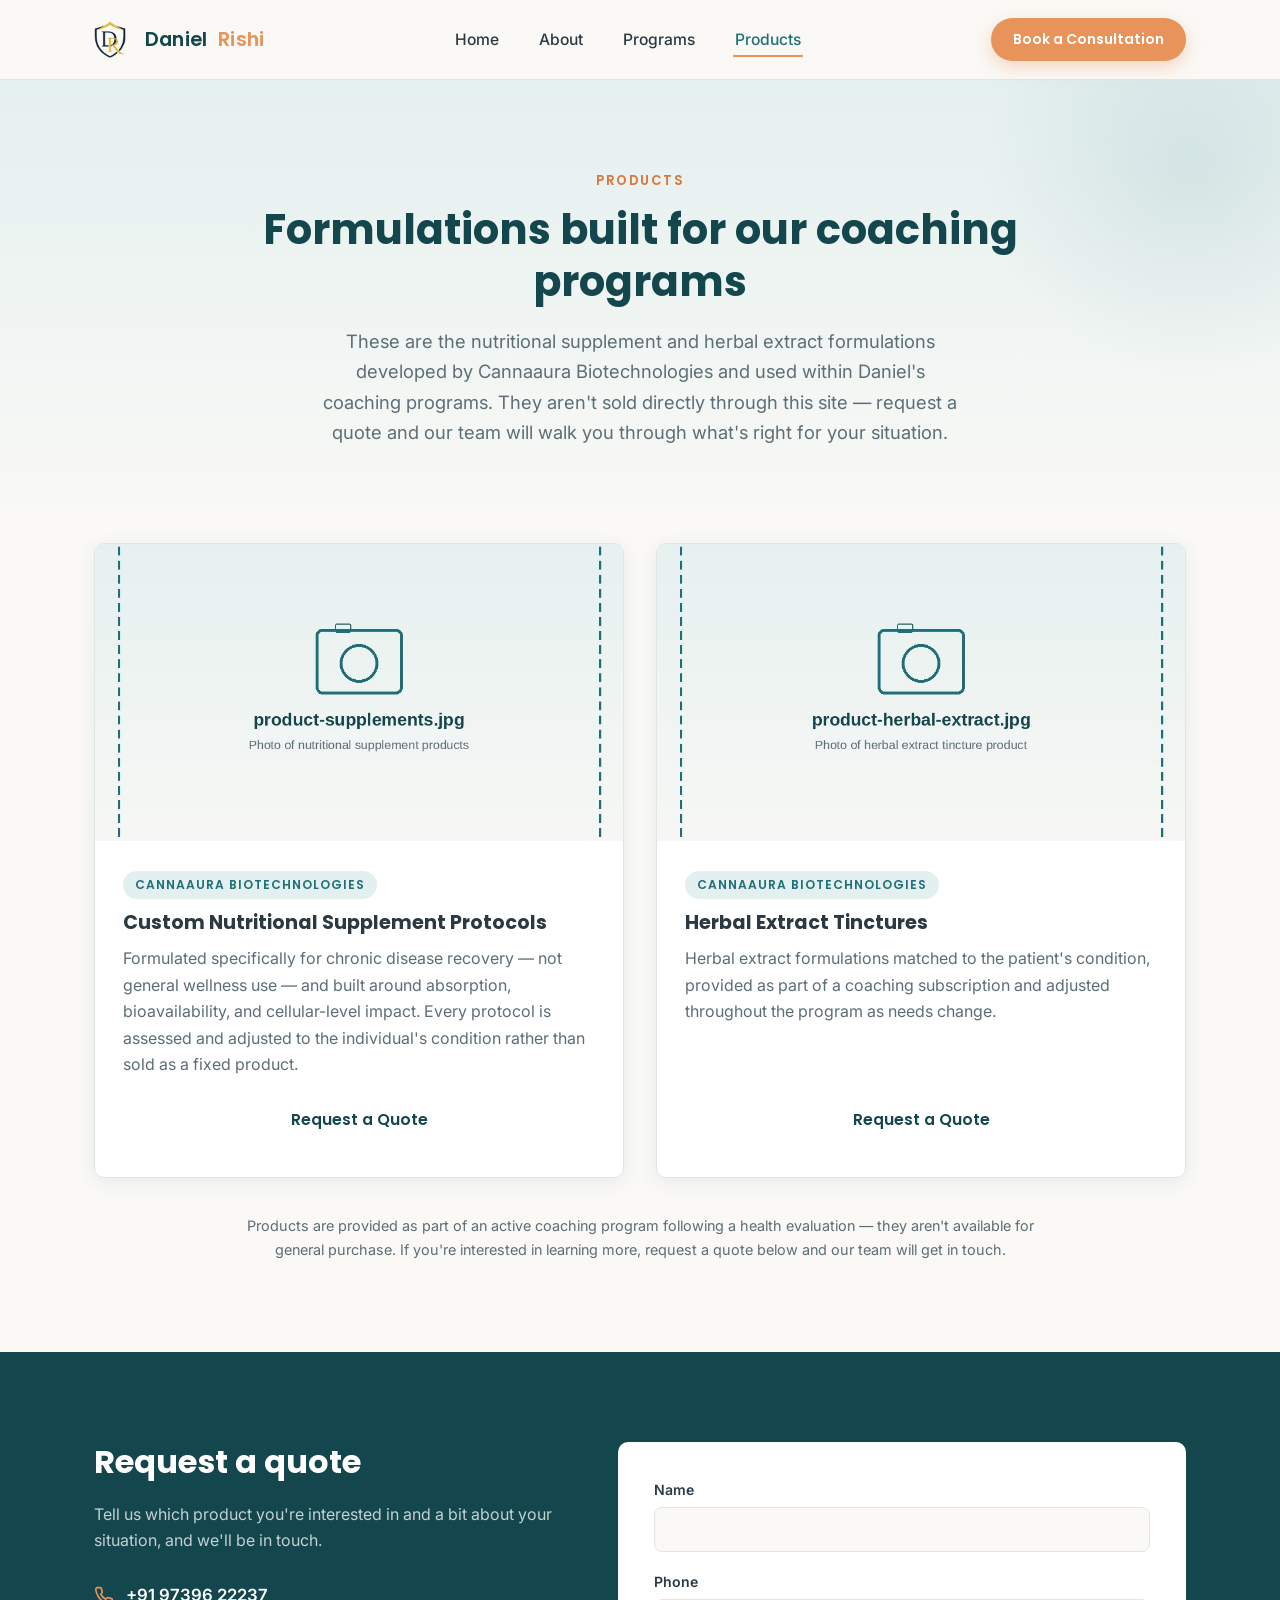
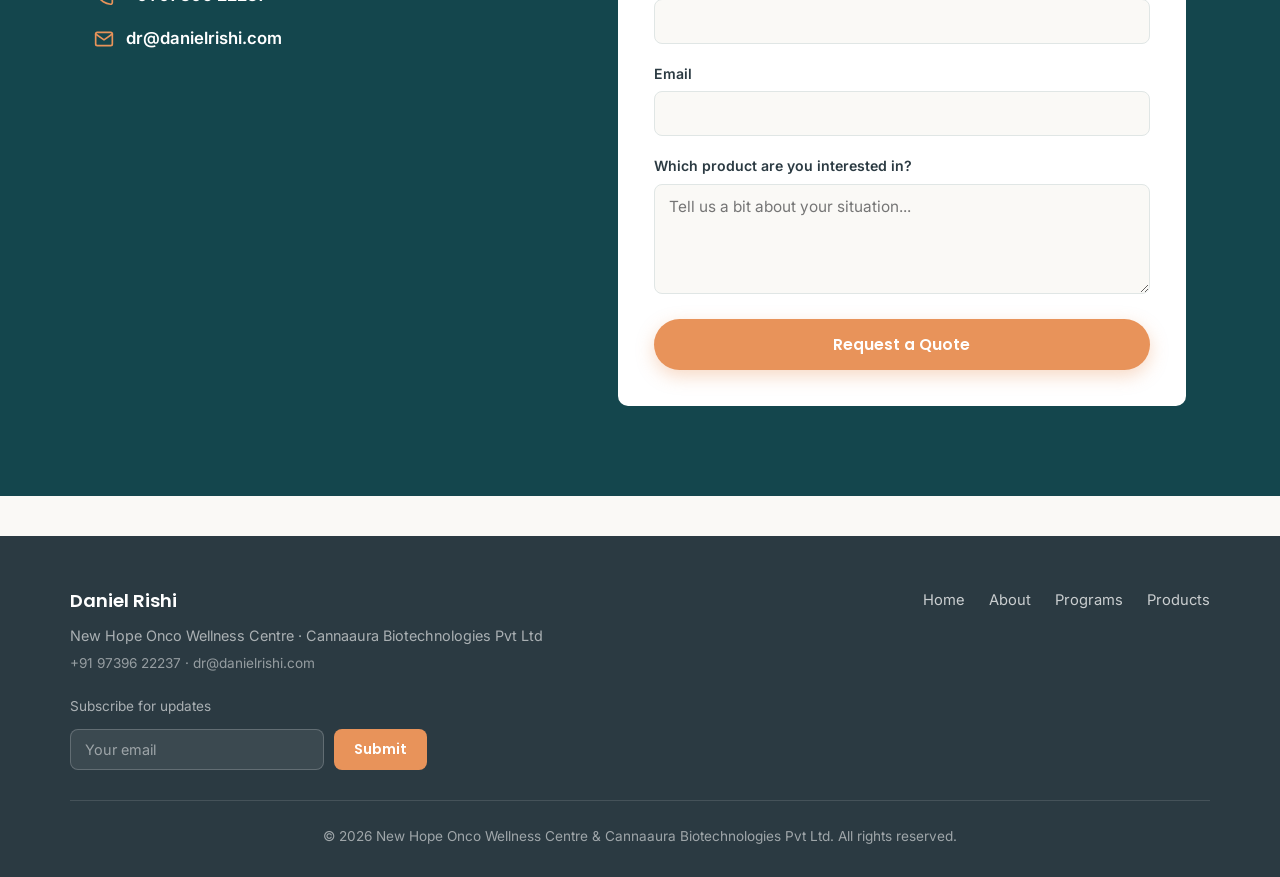
<file: products.html>
<!DOCTYPE html>
<html lang="en">
<head>
<meta charset="UTF-8">
<meta name="viewport" content="width=device-width, initial-scale=1.0">
<title>Products | Daniel Rishi</title>
<meta name="description" content="Nutritional supplement and herbal extract formulations from Cannaaura Biotechnologies, used within Daniel Rishi's coaching programs — request a quote to learn more.">
<link rel="icon" href="images/favicon.png">
<meta property="og:image" content="images/og-share-image.jpg">
<link rel="preconnect" href="https://fonts.googleapis.com">
<link rel="preconnect" href="https://fonts.gstatic.com" crossorigin>
<link href="https://fonts.googleapis.com/css2?family=Inter:wght@400;500;600&family=Poppins:wght@500;600;700&display=swap" rel="stylesheet">
<link rel="stylesheet" href="styles.css">
</head>
<body>

<header class="site-header">
  <div class="nav-wrap">
    <a href="index.html" class="logo">
      <img src="images/logo-icon.png" class="logo-mark" width="40" height="40" alt="Daniel Rishi logo">
      Daniel <span>Rishi</span>
    </a>
    <nav>
      <ul class="nav-links" id="navLinks">
        <li><a href="index.html">Home</a></li>
        <li><a href="about.html">About</a></li>
        <li><a href="programs.html">Programs</a></li>
        <li><a href="products.html" class="active">Products</a></li>
      </ul>
    </nav>
    <div style="display:flex; align-items:center; gap:16px;">
      <a href="#contact" class="btn btn-primary header-cta" style="padding:10px 22px; font-size:0.88rem;">Book a Consultation</a>
      <button class="nav-toggle" id="navToggle" aria-label="Toggle menu">
        <span></span><span></span><span></span>
      </button>
    </div>
  </div>
</header>

<section class="hero" style="padding-bottom:50px;">
  <div class="hero-inner">
    <span class="section-eyebrow">Products</span>
    <h1 class="hero-stat" style="font-size:clamp(1.9rem,4vw,2.6rem);">Formulations built for our coaching programs</h1>
    <p class="hero-subtext">These are the nutritional supplement and herbal extract formulations developed by Cannaaura Biotechnologies and used within Daniel's coaching programs. They aren't sold directly through this site — request a quote and our team will walk you through what's right for your situation.</p>
  </div>
</section>

<section class="section" style="padding-top:10px;">
  <div class="container">
    <div class="product-grid">

      <div class="product-card">
        <div class="img-frame img-frame--landscape">
          <img src="images/product-supplements.jpg" alt="Nutritional supplement formulations">
        </div>
        <div class="product-card-body">
          <span class="product-tag">Cannaaura Biotechnologies</span>
          <h3>Custom Nutritional Supplement Protocols</h3>
          <p>Formulated specifically for chronic disease recovery — not general wellness use — and built around absorption, bioavailability, and cellular-level impact. Every protocol is assessed and adjusted to the individual's condition rather than sold as a fixed product.</p>
          <a href="#contact" class="btn btn-outline form-submit">Request a Quote</a>
        </div>
      </div>

      <div class="product-card">
        <div class="img-frame img-frame--landscape">
          <img src="images/product-herbal-extract.jpg" alt="Herbal extract tincture formulation">
        </div>
        <div class="product-card-body">
          <span class="product-tag">Cannaaura Biotechnologies</span>
          <h3>Herbal Extract Tinctures</h3>
          <p>Herbal extract formulations matched to the patient's condition, provided as part of a coaching subscription and adjusted throughout the program as needs change.</p>
          <a href="#contact" class="btn btn-outline form-submit">Request a Quote</a>
        </div>
      </div>

    </div>

    <p style="max-width:820px; margin:36px auto 0 auto; font-size:0.9rem; color:var(--color-text-light); text-align:center;">
      Products are provided as part of an active coaching program following a health evaluation — they aren't available for general purchase. If you're interested in learning more, request a quote below and our team will get in touch.
    </p>
  </div>
</section>

<!-- CONTACT SECTION -->
<section class="section contact-section" id="contact">
  <div class="container">
    <div class="contact-grid">
      <div class="contact-info">
        <h2>Request a quote</h2>
        <p>Tell us which product you're interested in and a bit about your situation, and we'll be in touch.</p>
        <ul class="contact-methods">
          <li>
            <a href="tel:+919739622237">
              <svg viewBox="0 0 24 24" fill="none" stroke-width="2" stroke-linecap="round" stroke-linejoin="round"><path d="M22 16.92v3a2 2 0 01-2.18 2 19.79 19.79 0 01-8.63-3.07 19.5 19.5 0 01-6-6 19.79 19.79 0 01-3.07-8.67A2 2 0 014.11 2h3a2 2 0 012 1.72c.127.96.362 1.903.7 2.81a2 2 0 01-.45 2.11L8.09 9.91a16 16 0 006 6l1.27-1.27a2 2 0 012.11-.45c.907.338 1.85.573 2.81.7A2 2 0 0122 16.92z"/></svg>
              +91 97396 22237
            </a>
          </li>
          <li>
            <a href="mailto:dr@danielrishi.com">
              <svg viewBox="0 0 24 24" fill="none" stroke-width="2" stroke-linecap="round" stroke-linejoin="round"><path d="M4 4h16c1.1 0 2 .9 2 2v12c0 1.1-.9 2-2 2H4c-1.1 0-2-.9-2-2V6c0-1.1.9-2 2-2z"/><polyline points="22,6 12,13 2,6"/></svg>
              dr@danielrishi.com
            </a>
          </li>
        </ul>
      </div>
      <div class="contact-form">
        <form id="contactForm">
          <input type="hidden" name="access_key" value="0347f1ab-234f-4ee7-a2c3-82b5cd04e753">
          <input type="hidden" name="subject" value="New quote request from danielrishi.com — Products page">
          <input type="hidden" name="from_name" value="danielrishi.com website">
          <div class="form-row">
            <label for="name">Name</label>
            <input type="text" id="name" name="name" required>
          </div>
          <div class="form-row">
            <label for="phone">Phone</label>
            <input type="tel" id="phone" name="phone" required>
          </div>
          <div class="form-row">
            <label for="email">Email</label>
            <input type="email" id="email" name="email" required>
          </div>
          <div class="form-row">
            <label for="message">Which product are you interested in?</label>
            <textarea id="message" name="message" placeholder="Tell us a bit about your situation..."></textarea>
          </div>
          <button type="submit" class="btn btn-primary form-submit">Request a Quote</button>
          <p class="form-status" id="formStatus"></p>
        </form>
      </div>
    </div>
  </div>
</section>

<footer class="site-footer">
  <div class="footer-inner">
    <div>
      <div class="footer-logo">Daniel Rishi</div>
      <p style="margin:0 0 4px 0; font-size:0.9rem; color:rgba(255,255,255,0.6);">New Hope Onco Wellness Centre · Cannaaura Biotechnologies Pvt Ltd</p>
      <p style="margin:0; font-size:0.85rem; color:rgba(255,255,255,0.5);">+91 97396 22237 · dr@danielrishi.com</p>
      <div class="newsletter">
        <p style="margin:0; font-size:0.85rem; color:rgba(255,255,255,0.6);">Subscribe for updates</p>
        <form class="newsletter-form" id="newsletterForm">
          <input type="hidden" name="access_key" value="0347f1ab-234f-4ee7-a2c3-82b5cd04e753">
          <input type="hidden" name="subject" value="New newsletter signup from danielrishi.com">
          <input type="email" name="email" placeholder="Your email" required>
          <button type="submit">Submit</button>
        </form>
        <p class="form-status" id="newsletterStatus" style="color:rgba(255,255,255,0.7);"></p>
      </div>
    </div>
    <ul class="footer-links">
      <li><a href="index.html">Home</a></li>
      <li><a href="about.html">About</a></li>
      <li><a href="programs.html">Programs</a></li>
      <li><a href="products.html">Products</a></li>
    </ul>
  </div>
  <div class="footer-bottom">
    &copy; <span id="year"></span> New Hope Onco Wellness Centre &amp; Cannaaura Biotechnologies Pvt Ltd. All rights reserved.
  </div>
</footer>

<script src="script.js"></script>
</body>
</html>
</file>
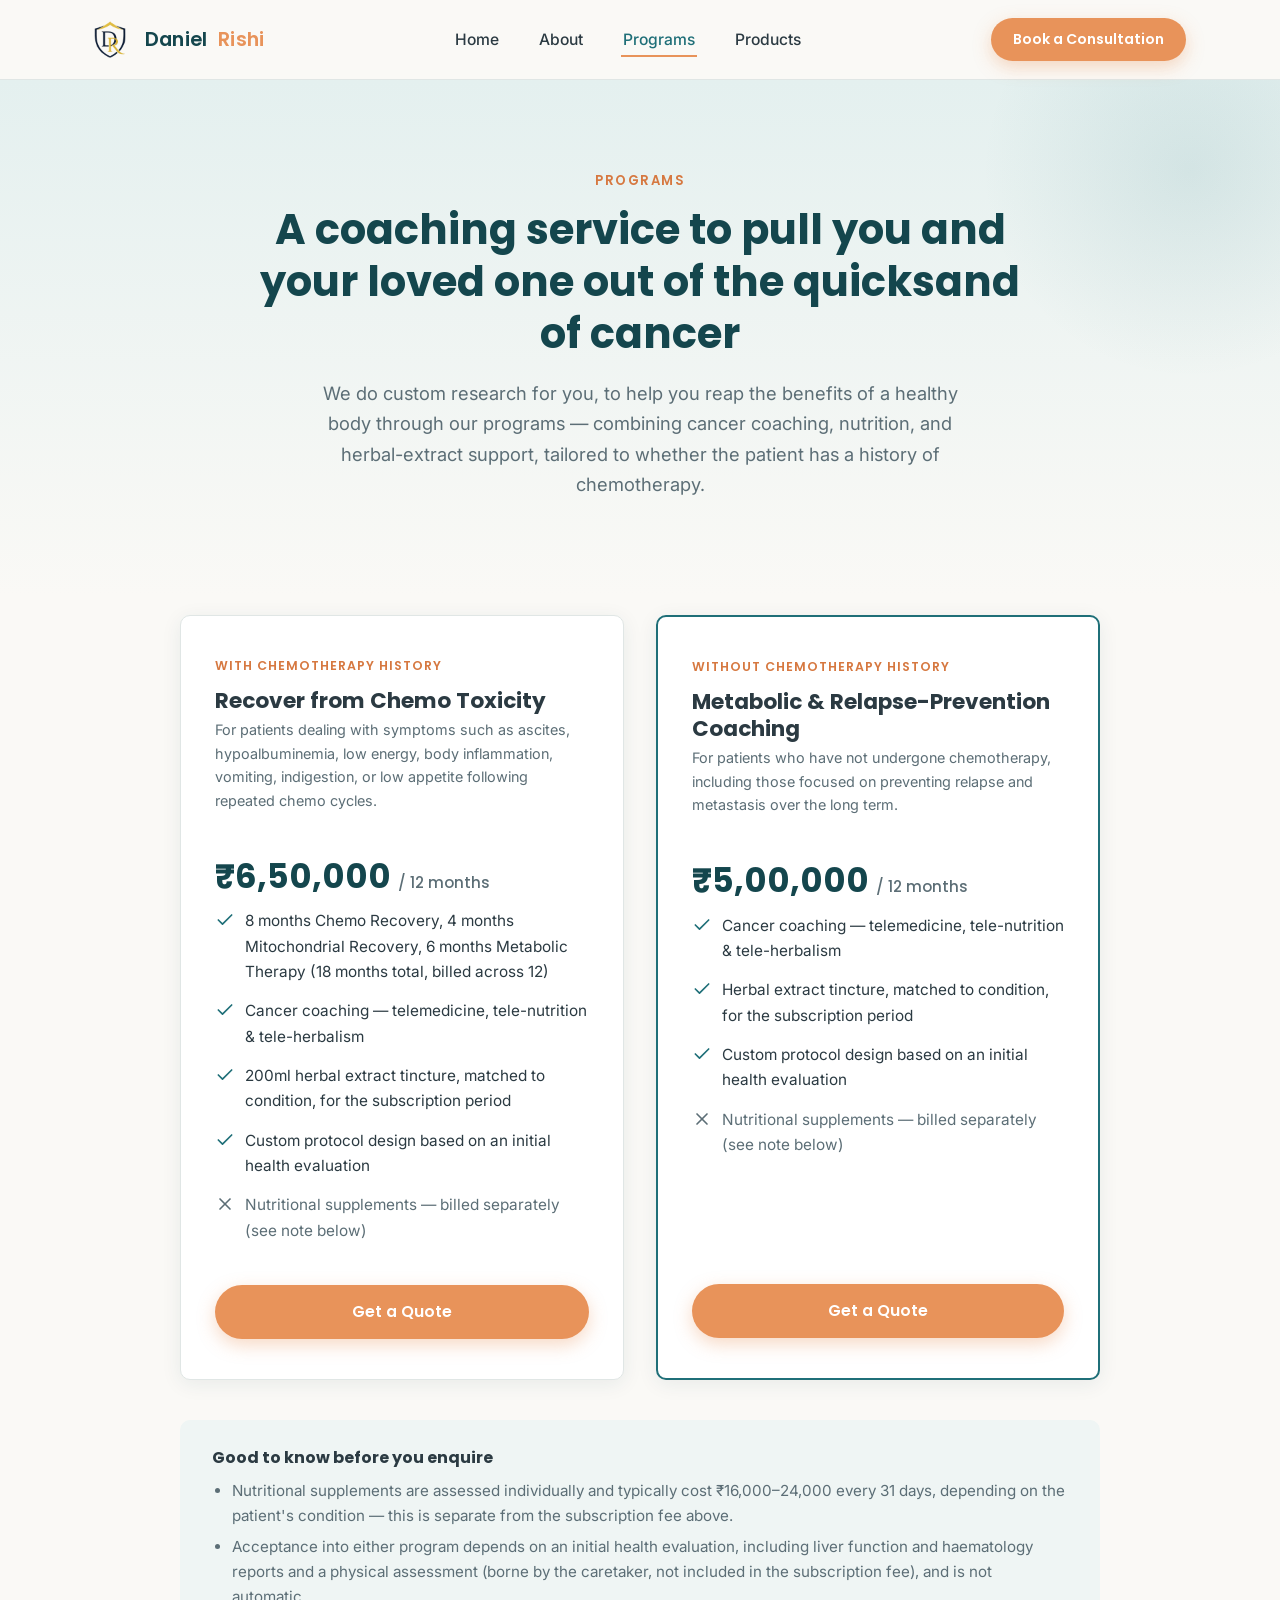
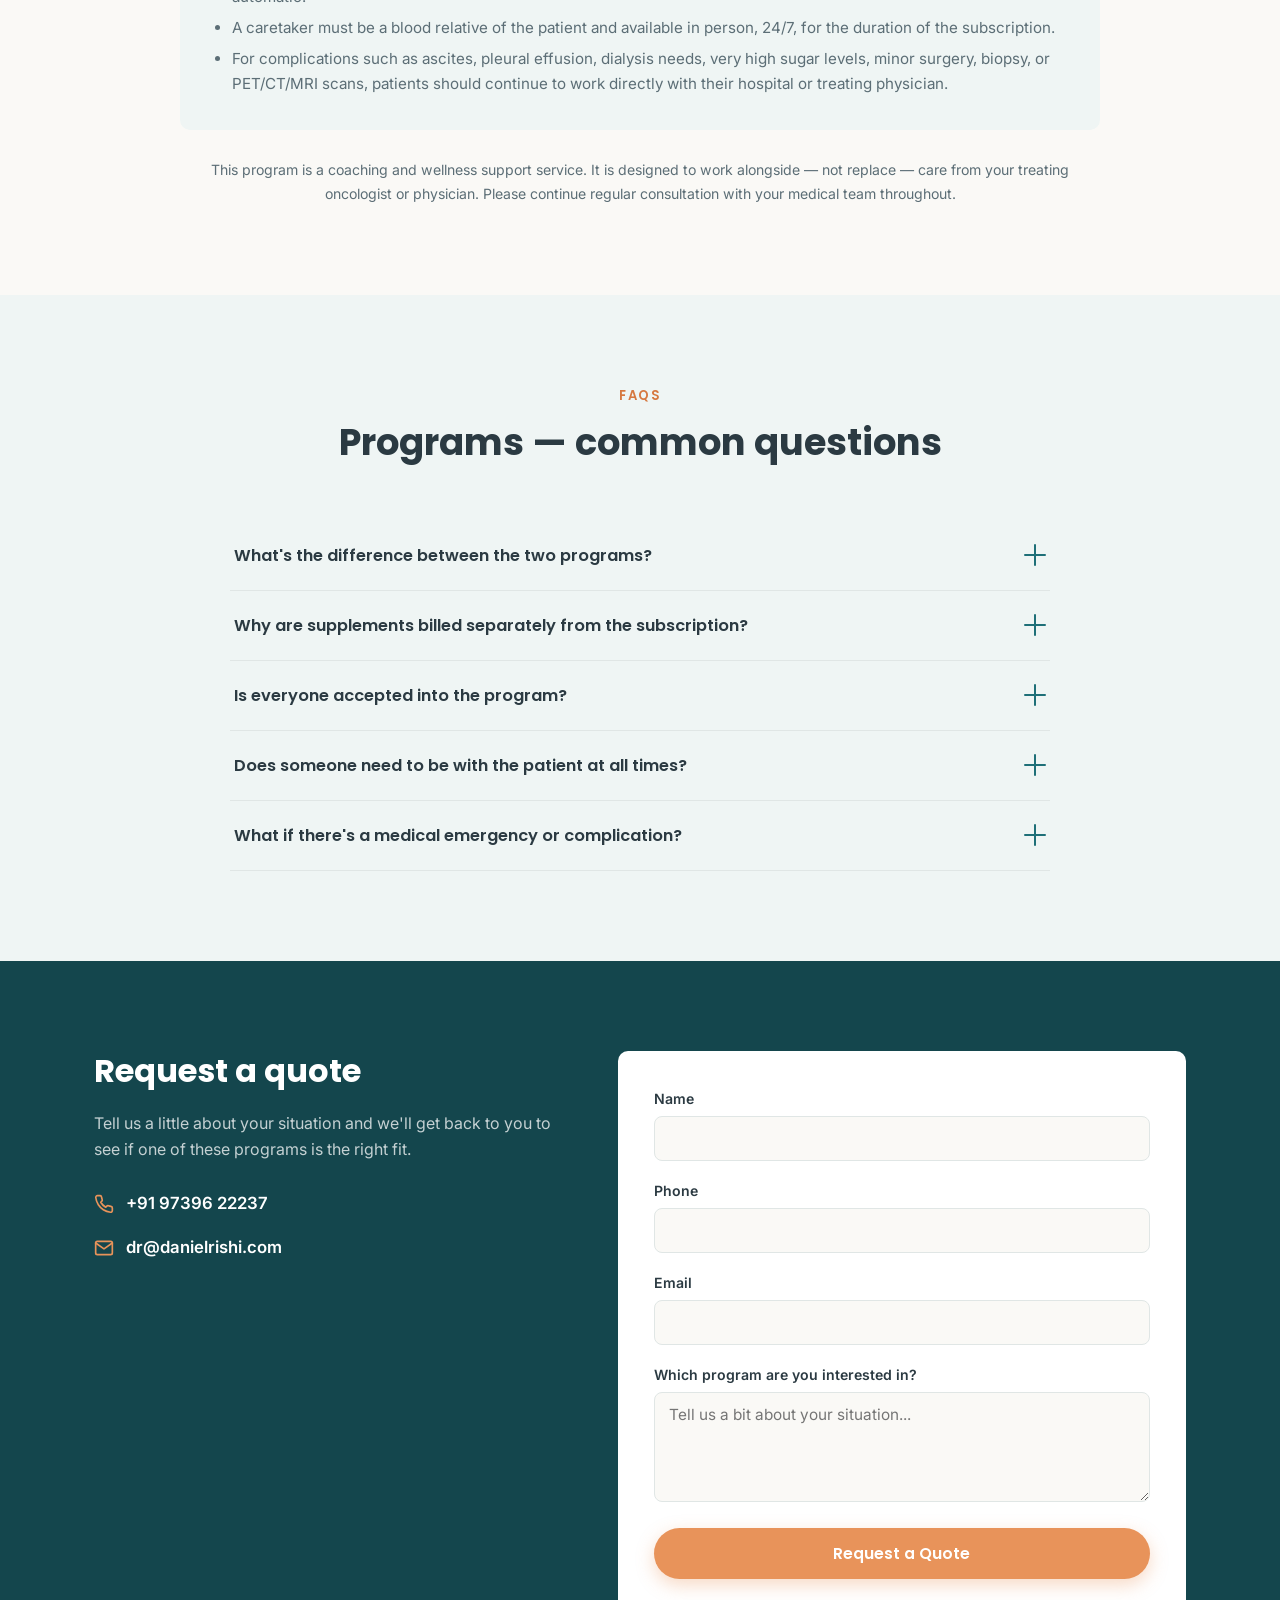
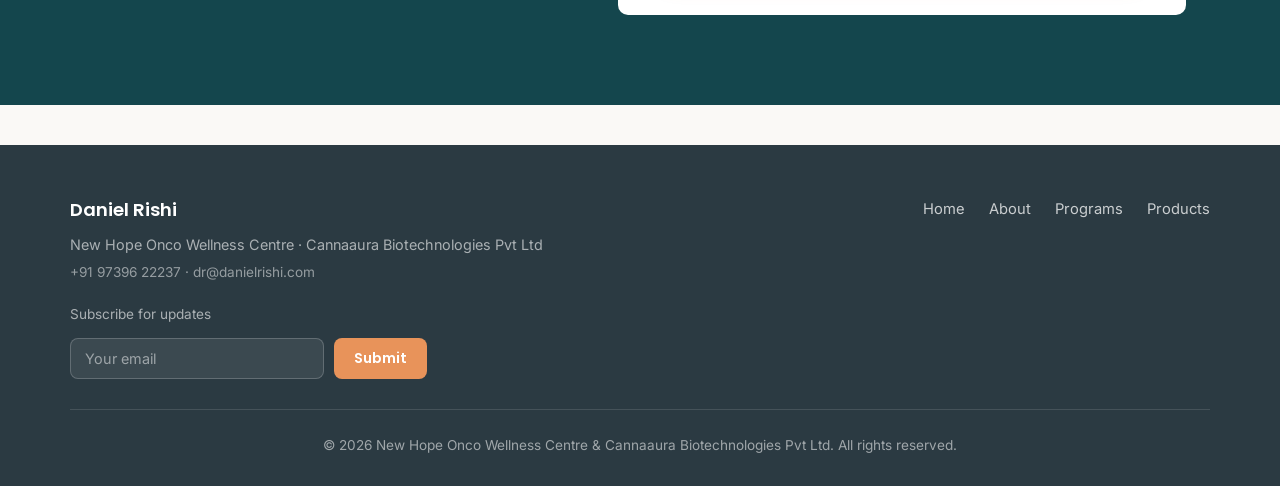
<file: programs.html>
<!DOCTYPE html>
<html lang="en">
<head>
<meta charset="UTF-8">
<meta name="viewport" content="width=device-width, initial-scale=1.0">
<title>Programs | Daniel Rishi</title>
<meta name="description" content="Cancer coaching subscription programs from Daniel Rishi — metabolic, nutrition, and herbal-extract-supported coaching for caretakers and patients.">
<link rel="icon" href="images/favicon.png">
<meta property="og:image" content="images/og-share-image.jpg">
<link rel="preconnect" href="https://fonts.googleapis.com">
<link rel="preconnect" href="https://fonts.gstatic.com" crossorigin>
<link href="https://fonts.googleapis.com/css2?family=Inter:wght@400;500;600&family=Poppins:wght@500;600;700&display=swap" rel="stylesheet">
<link rel="stylesheet" href="styles.css">
</head>
<body>

<header class="site-header">
  <div class="nav-wrap">
    <a href="index.html" class="logo">
      <img src="images/logo-icon.png" class="logo-mark" width="40" height="40" alt="Daniel Rishi logo">
      Daniel <span>Rishi</span>
    </a>
    <nav>
      <ul class="nav-links" id="navLinks">
        <li><a href="index.html">Home</a></li>
        <li><a href="about.html">About</a></li>
        <li><a href="programs.html" class="active">Programs</a></li>
        <li><a href="products.html">Products</a></li>
      </ul>
    </nav>
    <div style="display:flex; align-items:center; gap:16px;">
      <a href="#contact" class="btn btn-primary header-cta" style="padding:10px 22px; font-size:0.88rem;">Book a Consultation</a>
      <button class="nav-toggle" id="navToggle" aria-label="Toggle menu">
        <span></span><span></span><span></span>
      </button>
    </div>
  </div>
</header>

<section class="hero" style="padding-bottom:60px;">
  <div class="hero-inner">
    <span class="section-eyebrow">Programs</span>
    <h1 class="hero-stat" style="font-size:clamp(1.9rem,4vw,2.6rem);">A coaching service to pull you and your loved one out of the quicksand of cancer</h1>
    <p class="hero-subtext">We do custom research for you, to help you reap the benefits of a healthy body through our programs — combining cancer coaching, nutrition, and herbal-extract support, tailored to whether the patient has a history of chemotherapy.</p>
  </div>
</section>

<section class="section" style="padding-top:20px;">
  <div class="container">

    <div class="pricing-grid">

      <div class="pricing-card">
        <span class="plan-tag">With Chemotherapy History</span>
        <h3>Recover from Chemo Toxicity</h3>
        <p class="plan-note">For patients dealing with symptoms such as ascites, hypoalbuminemia, low energy, body inflammation, vomiting, indigestion, or low appetite following repeated chemo cycles.</p>
        <div class="price-tag">₹6,50,000 <span>/ 12 months</span></div>
        <ul class="plan-list">
          <li><svg viewBox="0 0 24 24" fill="none" stroke-width="2" stroke-linecap="round" stroke-linejoin="round"><polyline points="20 6 9 17 4 12"/></svg> 8 months Chemo Recovery, 4 months Mitochondrial Recovery, 6 months Metabolic Therapy (18 months total, billed across 12)</li>
          <li><svg viewBox="0 0 24 24" fill="none" stroke-width="2" stroke-linecap="round" stroke-linejoin="round"><polyline points="20 6 9 17 4 12"/></svg> Cancer coaching — telemedicine, tele-nutrition &amp; tele-herbalism</li>
          <li><svg viewBox="0 0 24 24" fill="none" stroke-width="2" stroke-linecap="round" stroke-linejoin="round"><polyline points="20 6 9 17 4 12"/></svg> 200ml herbal extract tincture, matched to condition, for the subscription period</li>
          <li><svg viewBox="0 0 24 24" fill="none" stroke-width="2" stroke-linecap="round" stroke-linejoin="round"><polyline points="20 6 9 17 4 12"/></svg> Custom protocol design based on an initial health evaluation</li>
          <li class="excluded"><svg viewBox="0 0 24 24" fill="none" stroke-width="2" stroke-linecap="round" stroke-linejoin="round"><line x1="18" y1="6" x2="6" y2="18"/><line x1="6" y1="6" x2="18" y2="18"/></svg> Nutritional supplements — billed separately (see note below)</li>
        </ul>
        <a href="#contact" class="btn btn-primary form-submit">Get a Quote</a>
      </div>

      <div class="pricing-card featured">
        <span class="plan-tag">Without Chemotherapy History</span>
        <h3>Metabolic &amp; Relapse-Prevention Coaching</h3>
        <p class="plan-note">For patients who have not undergone chemotherapy, including those focused on preventing relapse and metastasis over the long term.</p>
        <div class="price-tag">₹5,00,000 <span>/ 12 months</span></div>
        <ul class="plan-list">
          <li><svg viewBox="0 0 24 24" fill="none" stroke-width="2" stroke-linecap="round" stroke-linejoin="round"><polyline points="20 6 9 17 4 12"/></svg> Cancer coaching — telemedicine, tele-nutrition &amp; tele-herbalism</li>
          <li><svg viewBox="0 0 24 24" fill="none" stroke-width="2" stroke-linecap="round" stroke-linejoin="round"><polyline points="20 6 9 17 4 12"/></svg> Herbal extract tincture, matched to condition, for the subscription period</li>
          <li><svg viewBox="0 0 24 24" fill="none" stroke-width="2" stroke-linecap="round" stroke-linejoin="round"><polyline points="20 6 9 17 4 12"/></svg> Custom protocol design based on an initial health evaluation</li>
          <li class="excluded"><svg viewBox="0 0 24 24" fill="none" stroke-width="2" stroke-linecap="round" stroke-linejoin="round"><line x1="18" y1="6" x2="6" y2="18"/><line x1="6" y1="6" x2="18" y2="18"/></svg> Nutritional supplements — billed separately (see note below)</li>
        </ul>
        <a href="#contact" class="btn btn-primary form-submit">Get a Quote</a>
      </div>

    </div>

    <div class="info-note">
      <h4>Good to know before you enquire</h4>
      <ul>
        <li>Nutritional supplements are assessed individually and typically cost ₹16,000–24,000 every 31 days, depending on the patient's condition — this is separate from the subscription fee above.</li>
        <li>Acceptance into either program depends on an initial health evaluation, including liver function and haematology reports and a physical assessment (borne by the caretaker, not included in the subscription fee), and is not automatic.</li>
        <li>A caretaker must be a blood relative of the patient and available in person, 24/7, for the duration of the subscription.</li>
        <li>For complications such as ascites, pleural effusion, dialysis needs, very high sugar levels, minor surgery, biopsy, or PET/CT/MRI scans, patients should continue to work directly with their hospital or treating physician.</li>
      </ul>
    </div>

    <p style="max-width:920px; margin:28px auto 0 auto; font-size:0.88rem; color:var(--color-text-light); text-align:center;">
      This program is a coaching and wellness support service. It is designed to work alongside — not replace — care from your treating oncologist or physician. Please continue regular consultation with your medical team throughout.
    </p>

  </div>
</section>

<section class="section section-alt">
  <div class="container">
    <div class="section-header">
      <span class="section-eyebrow">FAQs</span>
      <h2>Programs — common questions</h2>
    </div>
    <div class="faq-list">
      <div class="faq-item">
        <button class="faq-question">What's the difference between the two programs? <span class="faq-icon"></span></button>
        <div class="faq-answer"><p>Recover from Chemo Toxicity is structured for patients coming out of repeated chemotherapy cycles, with a defined 18-month arc (8 months Chemo Recovery, 4 months Mitochondrial Recovery, 6 months Metabolic Therapy) billed across a 12-month subscription. The Metabolic &amp; Relapse-Prevention program is for patients without a chemotherapy history, focused on long-term metabolic health and reducing relapse risk.</p></div>
      </div>
      <div class="faq-item">
        <button class="faq-question">Why are supplements billed separately from the subscription? <span class="faq-icon"></span></button>
        <div class="faq-answer"><p>Supplement needs change as a patient's condition changes, so they're assessed and adjusted individually throughout the program rather than fixed at a flat rate — typically ₹16,000–24,000 every 31 days.</p></div>
      </div>
      <div class="faq-item">
        <button class="faq-question">Is everyone accepted into the program? <span class="faq-icon"></span></button>
        <div class="faq-answer"><p>No — acceptance depends on an initial health evaluation, including liver function and haematology reports and a physical assessment, to confirm the program is appropriate for the patient's current condition.</p></div>
      </div>
      <div class="faq-item">
        <button class="faq-question">Does someone need to be with the patient at all times? <span class="faq-icon"></span></button>
        <div class="faq-answer"><p>Yes. A caretaker who is a blood relative must be available in person, 24/7, for the duration of the subscription.</p></div>
      </div>
      <div class="faq-item">
        <button class="faq-question">What if there's a medical emergency or complication? <span class="faq-icon"></span></button>
        <div class="faq-answer"><p>Complications such as ascites, pleural effusion, dialysis needs, very high sugar levels, minor surgery, biopsy, or PET/CT/MRI scans should be handled directly with the patient's hospital or treating physician — this coaching program works alongside that care, not in place of it.</p></div>
      </div>
    </div>
  </div>
</section>

<!-- CONTACT SECTION -->
<section class="section contact-section" id="contact">
  <div class="container">
    <div class="contact-grid">
      <div class="contact-info">
        <h2>Request a quote</h2>
        <p>Tell us a little about your situation and we'll get back to you to see if one of these programs is the right fit.</p>
        <ul class="contact-methods">
          <li>
            <a href="tel:+919739622237">
              <svg viewBox="0 0 24 24" fill="none" stroke-width="2" stroke-linecap="round" stroke-linejoin="round"><path d="M22 16.92v3a2 2 0 01-2.18 2 19.79 19.79 0 01-8.63-3.07 19.5 19.5 0 01-6-6 19.79 19.79 0 01-3.07-8.67A2 2 0 014.11 2h3a2 2 0 012 1.72c.127.96.362 1.903.7 2.81a2 2 0 01-.45 2.11L8.09 9.91a16 16 0 006 6l1.27-1.27a2 2 0 012.11-.45c.907.338 1.85.573 2.81.7A2 2 0 0122 16.92z"/></svg>
              +91 97396 22237
            </a>
          </li>
          <li>
            <a href="mailto:dr@danielrishi.com">
              <svg viewBox="0 0 24 24" fill="none" stroke-width="2" stroke-linecap="round" stroke-linejoin="round"><path d="M4 4h16c1.1 0 2 .9 2 2v12c0 1.1-.9 2-2 2H4c-1.1 0-2-.9-2-2V6c0-1.1.9-2 2-2z"/><polyline points="22,6 12,13 2,6"/></svg>
              dr@danielrishi.com
            </a>
          </li>
        </ul>
      </div>
      <div class="contact-form">
        <form id="contactForm">
          <input type="hidden" name="access_key" value="0347f1ab-234f-4ee7-a2c3-82b5cd04e753">
          <input type="hidden" name="subject" value="New quote request from danielrishi.com — Programs page">
          <input type="hidden" name="from_name" value="danielrishi.com website">
          <div class="form-row">
            <label for="name">Name</label>
            <input type="text" id="name" name="name" required>
          </div>
          <div class="form-row">
            <label for="phone">Phone</label>
            <input type="tel" id="phone" name="phone" required>
          </div>
          <div class="form-row">
            <label for="email">Email</label>
            <input type="email" id="email" name="email" required>
          </div>
          <div class="form-row">
            <label for="message">Which program are you interested in?</label>
            <textarea id="message" name="message" placeholder="Tell us a bit about your situation..."></textarea>
          </div>
          <button type="submit" class="btn btn-primary form-submit">Request a Quote</button>
          <p class="form-status" id="formStatus"></p>
        </form>
      </div>
    </div>
  </div>
</section>

<footer class="site-footer">
  <div class="footer-inner">
    <div>
      <div class="footer-logo">Daniel Rishi</div>
      <p style="margin:0 0 4px 0; font-size:0.9rem; color:rgba(255,255,255,0.6);">New Hope Onco Wellness Centre · Cannaaura Biotechnologies Pvt Ltd</p>
      <p style="margin:0; font-size:0.85rem; color:rgba(255,255,255,0.5);">+91 97396 22237 · dr@danielrishi.com</p>
      <div class="newsletter">
        <p style="margin:0; font-size:0.85rem; color:rgba(255,255,255,0.6);">Subscribe for updates</p>
        <form class="newsletter-form" id="newsletterForm">
          <input type="hidden" name="access_key" value="0347f1ab-234f-4ee7-a2c3-82b5cd04e753">
          <input type="hidden" name="subject" value="New newsletter signup from danielrishi.com">
          <input type="email" name="email" placeholder="Your email" required>
          <button type="submit">Submit</button>
        </form>
        <p class="form-status" id="newsletterStatus" style="color:rgba(255,255,255,0.7);"></p>
      </div>
    </div>
    <ul class="footer-links">
      <li><a href="index.html">Home</a></li>
      <li><a href="about.html">About</a></li>
      <li><a href="programs.html">Programs</a></li>
      <li><a href="products.html">Products</a></li>
    </ul>
  </div>
  <div class="footer-bottom">
    &copy; <span id="year"></span> New Hope Onco Wellness Centre &amp; Cannaaura Biotechnologies Pvt Ltd. All rights reserved.
  </div>
</footer>

<script src="script.js"></script>
</body>
</html>
</file>
<file: styles.css>
/* ============================================
   Daniel Rishi — Shared Stylesheet
   Design direction: Calm & Trustworthy
   ============================================ */

:root {
  --color-primary: #1F6F78;
  --color-primary-dark: #14464D;
  --color-primary-light: #E4F0EF;
  --color-secondary: #2B3A42;
  --color-accent: #E8935A;
  --color-accent-dark: #D67840;
  --color-bg: #FAF9F6;
  --color-bg-alt: #EFF5F4;
  --color-text: #2B3A42;
  --color-text-light: #5C6E76;
  --color-border: #E0E6E5;

  --font-heading: 'Poppins', sans-serif;
  --font-body: 'Inter', sans-serif;

  --max-width: 1140px;
  --radius: 10px;
  --shadow: 0 4px 20px rgba(20, 70, 77, 0.08);
}

* {
  box-sizing: border-box;
}

html {
  scroll-behavior: smooth;
}

body {
  margin: 0;
  font-family: var(--font-body);
  color: var(--color-text);
  background: var(--color-bg);
  line-height: 1.65;
  -webkit-font-smoothing: antialiased;
}

h1, h2, h3, h4 {
  font-family: var(--font-heading);
  color: var(--color-secondary);
  line-height: 1.25;
  margin: 0 0 0.6em 0;
}

p {
  margin: 0 0 1em 0;
  color: var(--color-text-light);
}

a {
  color: var(--color-primary);
  text-decoration: none;
}

img {
  max-width: 100%;
  display: block;
}

.container {
  max-width: var(--max-width);
  margin: 0 auto;
  padding: 0 24px;
}

/* ---------- Header / Nav ---------- */

.site-header {
  position: sticky;
  top: 0;
  z-index: 100;
  background: rgba(250, 249, 246, 0.92);
  backdrop-filter: blur(8px);
  border-bottom: 1px solid var(--color-border);
}

.nav-wrap {
  display: flex;
  align-items: center;
  justify-content: space-between;
  padding: 18px 24px;
  max-width: var(--max-width);
  margin: 0 auto;
}

.logo {
  display: flex;
  align-items: center;
  gap: 11px;
  font-family: var(--font-heading);
  font-weight: 600;
  font-size: 1.22rem;
  color: var(--color-primary-dark);
  letter-spacing: 0.2px;
}

.logo span {
  color: var(--color-accent);
}

.logo-mark {
  width: 40px;
  height: 40px;
  flex-shrink: 0;
  object-fit: contain;
  display: block;
}

.logo-badge {
  width: 38px;
  height: 38px;
  border-radius: 11px;
  flex-shrink: 0;
  background: linear-gradient(135deg, var(--color-primary) 0%, var(--color-accent) 100%);
  display: flex;
  align-items: center;
  justify-content: center;
  color: #fff;
  font-family: var(--font-heading);
  font-weight: 700;
  font-size: 0.95rem;
  letter-spacing: 0.5px;
  box-shadow: 0 4px 12px rgba(20, 70, 77, 0.25);
}

.header-cta {
  display: inline-block;
}

@media (max-width: 900px) {
  .header-cta {
    display: none !important;
  }
}

.nav-links {
  display: flex;
  gap: 36px;
  list-style: none;
  margin: 0;
  padding: 0;
}

.nav-links a {
  font-weight: 500;
  color: var(--color-secondary);
  font-size: 0.98rem;
  padding: 6px 2px;
  border-bottom: 2px solid transparent;
  transition: border-color 0.2s ease, color 0.2s ease;
}

.nav-links a:hover,
.nav-links a.active {
  color: var(--color-primary);
  border-bottom-color: var(--color-accent);
}

.nav-toggle {
  display: none;
  flex-direction: column;
  gap: 5px;
  background: none;
  border: none;
  cursor: pointer;
  padding: 4px;
}

.nav-toggle span {
  width: 24px;
  height: 2px;
  background: var(--color-secondary);
  border-radius: 2px;
}

/* ---------- Buttons ---------- */

.btn {
  display: inline-block;
  font-family: var(--font-heading);
  font-weight: 600;
  font-size: 0.98rem;
  padding: 14px 30px;
  border-radius: 50px;
  cursor: pointer;
  border: none;
  transition: transform 0.15s ease, box-shadow 0.15s ease, background 0.15s ease;
}

.btn-primary {
  background: var(--color-accent);
  color: #fff;
  box-shadow: 0 6px 18px rgba(232, 147, 90, 0.35);
}

.btn-primary:hover {
  background: var(--color-accent-dark);
  transform: translateY(-2px);
}

.btn-outline {
  background: transparent;
  color: var(--color-primary-dark);
  border: 1.5px solid var(--color-primary);
}

.btn-outline:hover {
  background: var(--color-primary-light);
}

/* ---------- Hero ---------- */

.hero {
  position: relative;
  padding: 90px 24px 100px;
  background: linear-gradient(180deg, var(--color-primary-light) 0%, var(--color-bg) 100%);
  overflow: hidden;
}

.hero::before {
  content: "";
  position: absolute;
  top: -120px;
  right: -120px;
  width: 420px;
  height: 420px;
  border-radius: 50%;
  background: radial-gradient(circle, rgba(31,111,120,0.10) 0%, rgba(31,111,120,0) 70%);
}

.hero-inner {
  max-width: var(--max-width);
  margin: 0 auto;
  text-align: center;
  position: relative;
}

.hero-stat {
  display: inline-block;
  font-family: var(--font-heading);
  font-weight: 700;
  font-size: clamp(2.2rem, 5vw, 3.4rem);
  color: var(--color-primary-dark);
  margin: 0 0 18px 0;
  max-width: 780px;
}

.hero-stat strong {
  color: var(--color-accent);
}

.hero-subtext {
  max-width: 640px;
  margin: 0 auto 36px auto;
  font-size: 1.15rem;
  color: var(--color-text-light);
}

.hero-actions {
  display: flex;
  gap: 16px;
  justify-content: center;
  flex-wrap: wrap;
}

/* ---------- Section generic ---------- */

.section {
  padding: 90px 24px;
}

.section-alt {
  background: var(--color-bg-alt);
}

.section-header {
  text-align: center;
  max-width: 700px;
  margin: 0 auto 56px auto;
}

.section-eyebrow {
  display: block;
  font-family: var(--font-heading);
  font-size: 0.82rem;
  font-weight: 600;
  letter-spacing: 1.5px;
  text-transform: uppercase;
  color: var(--color-accent-dark);
  margin-bottom: 12px;
}

.section-header h2 {
  font-size: clamp(1.7rem, 3vw, 2.3rem);
}

.section-header p {
  font-size: 1.05rem;
}

/* ---------- Belief section ---------- */

.belief-card {
  max-width: 820px;
  margin: 0 auto;
  text-align: center;
  background: #fff;
  border: 1px solid var(--color-border);
  border-radius: var(--radius);
  padding: 56px 48px;
  box-shadow: var(--shadow);
}

.belief-card p {
  font-size: 1.12rem;
  color: var(--color-text);
}

.belief-card p:last-child {
  margin-bottom: 0;
  font-style: italic;
  color: var(--color-text-light);
  font-size: 1rem;
}

/* ---------- Ecosystem cards ---------- */

.ecosystem-grid {
  display: grid;
  grid-template-columns: repeat(3, 1fr);
  gap: 28px;
  max-width: var(--max-width);
  margin: 0 auto;
}

.eco-card {
  background: #fff;
  border: 1px solid var(--color-border);
  border-radius: var(--radius);
  padding: 38px 30px;
  box-shadow: var(--shadow);
  transition: transform 0.2s ease;
}

.eco-card:hover {
  transform: translateY(-4px);
}

.eco-icon {
  width: 52px;
  height: 52px;
  border-radius: 14px;
  background: var(--color-primary-light);
  display: flex;
  align-items: center;
  justify-content: center;
  margin-bottom: 20px;
}

.eco-icon svg {
  width: 26px;
  height: 26px;
  stroke: var(--color-primary-dark);
}

.eco-card h3 {
  font-size: 1.15rem;
  margin-bottom: 12px;
}

.eco-card p {
  font-size: 0.98rem;
  margin-bottom: 0;
}

/* ---------- CTA band ---------- */

.cta-band {
  background: var(--color-primary-dark);
  color: #fff;
  padding: 70px 24px;
  text-align: center;
  border-radius: var(--radius);
  max-width: var(--max-width);
  margin: 0 auto;
}

.cta-band h2 {
  color: #fff;
  font-size: clamp(1.5rem, 3vw, 2rem);
  margin-bottom: 14px;
}

.cta-band p {
  color: rgba(255,255,255,0.8);
  max-width: 560px;
  margin: 0 auto 30px auto;
}

/* ---------- Footer ---------- */

.site-footer {
  background: var(--color-secondary);
  color: rgba(255,255,255,0.75);
  padding: 50px 24px 30px;
  margin-top: 40px;
}

.footer-inner {
  max-width: var(--max-width);
  margin: 0 auto;
  display: flex;
  justify-content: space-between;
  flex-wrap: wrap;
  gap: 24px;
}

.footer-logo {
  font-family: var(--font-heading);
  font-weight: 600;
  font-size: 1.15rem;
  color: #fff;
  margin-bottom: 8px;
}

.footer-links {
  list-style: none;
  display: flex;
  gap: 24px;
  padding: 0;
  margin: 0;
}

.footer-links a {
  color: rgba(255,255,255,0.75);
  font-size: 0.92rem;
}

.footer-links a:hover {
  color: #fff;
}

.footer-bottom {
  max-width: var(--max-width);
  margin: 30px auto 0 auto;
  padding-top: 24px;
  border-top: 1px solid rgba(255,255,255,0.12);
  font-size: 0.85rem;
  text-align: center;
  color: rgba(255,255,255,0.55);
}

/* ---------- Responsive ---------- */

@media (max-width: 860px) {
  .ecosystem-grid {
    grid-template-columns: 1fr;
  }
  .belief-card {
    padding: 40px 26px;
  }
}

/* ============================================
   Image frames — fixed aspect ratio containers.
   Any uploaded photo (any original size) will
   crop-to-fill via object-fit and never break
   the layout. Swap the <img src> only.
   ============================================ */

.img-frame {
  position: relative;
  width: 100%;
  overflow: hidden;
  border-radius: var(--radius);
  background: var(--color-bg-alt);
  box-shadow: var(--shadow);
}

.img-frame img {
  width: 100%;
  height: 100%;
  object-fit: cover;
  object-position: center;
  display: block;
}

.img-frame--portrait { aspect-ratio: 4 / 5; }
.img-frame--square    { aspect-ratio: 1 / 1; }
.img-frame--landscape { aspect-ratio: 16 / 9; }
.img-frame--wide      { aspect-ratio: 4 / 3; }

/* ---------- About page ---------- */

.about-hero {
  display: grid;
  grid-template-columns: minmax(0, 380px) 1fr;
  gap: 56px;
  align-items: center;
  max-width: var(--max-width);
  margin: 0 auto;
}

.about-hero .eyebrow-tag {
  display: inline-block;
  font-family: var(--font-heading);
  font-size: 0.82rem;
  font-weight: 600;
  letter-spacing: 1.5px;
  text-transform: uppercase;
  color: var(--color-accent-dark);
  margin-bottom: 14px;
}

.about-hero h1 {
  font-size: clamp(1.9rem, 4vw, 2.6rem);
}

.story-row {
  display: grid;
  grid-template-columns: minmax(0, 340px) 1fr;
  gap: 48px;
  align-items: center;
  max-width: var(--max-width);
  margin: 0 auto 80px auto;
}

.story-row.reverse {
  grid-template-columns: 1fr minmax(0, 340px);
}

.story-row.reverse .img-frame {
  order: 2;
}

.story-row .story-year {
  display: inline-block;
  font-family: var(--font-heading);
  font-weight: 700;
  font-size: 0.9rem;
  color: #fff;
  background: var(--color-primary);
  padding: 4px 14px;
  border-radius: 50px;
  margin-bottom: 14px;
}

.story-row h3 {
  font-size: 1.4rem;
}

.entities-grid {
  display: grid;
  grid-template-columns: repeat(2, 1fr);
  gap: 28px;
  max-width: var(--max-width);
  margin: 0 auto;
}

.entity-card {
  background: #fff;
  border: 1px solid var(--color-border);
  border-radius: var(--radius);
  padding: 36px 32px;
  box-shadow: var(--shadow);
}

.entity-card .entity-label {
  display: inline-block;
  font-family: var(--font-heading);
  font-size: 0.78rem;
  font-weight: 600;
  letter-spacing: 1px;
  text-transform: uppercase;
  color: var(--color-primary);
  background: var(--color-primary-light);
  padding: 4px 12px;
  border-radius: 50px;
  margin-bottom: 14px;
}

.entity-card h3 {
  font-size: 1.2rem;
  margin-bottom: 10px;
}

.pull-quote {
  max-width: 780px;
  margin: 0 auto;
  text-align: center;
  font-family: var(--font-heading);
  font-size: clamp(1.3rem, 2.6vw, 1.7rem);
  font-weight: 500;
  color: var(--color-primary-dark);
  line-height: 1.5;
  position: relative;
  padding: 0 20px;
}

/* ---------- Programs page ---------- */

.pricing-grid {
  display: grid;
  grid-template-columns: repeat(2, 1fr);
  gap: 32px;
  max-width: 920px;
  margin: 0 auto;
}

.pricing-card {
  background: #fff;
  border: 1px solid var(--color-border);
  border-radius: var(--radius);
  padding: 40px 34px;
  box-shadow: var(--shadow);
  display: flex;
  flex-direction: column;
}

.pricing-card.featured {
  border: 2px solid var(--color-primary);
  position: relative;
}

.pricing-card .plan-tag {
  display: inline-block;
  font-family: var(--font-heading);
  font-size: 0.78rem;
  font-weight: 600;
  letter-spacing: 1px;
  text-transform: uppercase;
  color: var(--color-accent-dark);
  margin-bottom: 10px;
}

.pricing-card h3 {
  font-size: 1.35rem;
  margin-bottom: 4px;
}

.price-tag {
  font-family: var(--font-heading);
  font-weight: 700;
  font-size: 2.1rem;
  color: var(--color-primary-dark);
  margin: 14px 0 4px 0;
}

.price-tag span {
  font-size: 0.95rem;
  font-weight: 500;
  color: var(--color-text-light);
  white-space: nowrap;
}

.plan-note {
  font-size: 0.9rem;
  color: var(--color-text-light);
  margin-bottom: 22px;
}

.plan-list {
  list-style: none;
  margin: 0 0 28px 0;
  padding: 0;
  flex-grow: 1;
}

.plan-list li {
  display: flex;
  gap: 10px;
  align-items: flex-start;
  margin-bottom: 14px;
  font-size: 0.96rem;
  color: var(--color-text);
}

.plan-list li svg {
  flex-shrink: 0;
  width: 20px;
  height: 20px;
  margin-top: 2px;
  stroke: var(--color-primary);
}

.plan-list li.excluded svg {
  stroke: var(--color-text-light);
}

.plan-list li.excluded {
  color: var(--color-text-light);
}

.info-note {
  background: var(--color-bg-alt);
  border-radius: var(--radius);
  padding: 28px 32px;
  max-width: 920px;
  margin: 40px auto 0 auto;
  font-size: 0.95rem;
}

.info-note h4 {
  font-size: 1rem;
  margin-bottom: 10px;
}

.info-note ul {
  margin: 0;
  padding-left: 20px;
  color: var(--color-text-light);
}

.info-note li {
  margin-bottom: 6px;
}

/* ---------- Contact section (all pages) ---------- */

.contact-section {
  background: var(--color-primary-dark);
}

.contact-grid {
  display: grid;
  grid-template-columns: 1fr 1.2fr;
  gap: 50px;
  max-width: var(--max-width);
  margin: 0 auto;
}

.contact-info h2 {
  color: #fff;
  font-size: clamp(1.5rem, 3vw, 2rem);
}

.contact-info p {
  color: rgba(255,255,255,0.75);
}

.contact-methods {
  list-style: none;
  margin: 28px 0 0 0;
  padding: 0;
}

.contact-methods li {
  margin-bottom: 16px;
}

.contact-methods a {
  color: #fff;
  font-weight: 600;
  font-size: 1.05rem;
  display: flex;
  align-items: center;
  gap: 12px;
}

.contact-methods svg {
  width: 20px;
  height: 20px;
  stroke: var(--color-accent);
  flex-shrink: 0;
}

.contact-form {
  background: #fff;
  border-radius: var(--radius);
  padding: 36px;
}

.form-row {
  margin-bottom: 18px;
}

.form-row label {
  display: block;
  font-size: 0.88rem;
  font-weight: 600;
  color: var(--color-secondary);
  margin-bottom: 6px;
}

.form-row input,
.form-row textarea {
  width: 100%;
  padding: 12px 14px;
  border: 1px solid var(--color-border);
  border-radius: 8px;
  font-family: var(--font-body);
  font-size: 0.96rem;
  color: var(--color-text);
  background: var(--color-bg);
}

.form-row input:focus,
.form-row textarea:focus {
  outline: none;
  border-color: var(--color-primary);
}

.form-row textarea {
  resize: vertical;
  min-height: 110px;
}

.form-submit {
  width: 100%;
  text-align: center;
  border: none;
}

.form-status {
  margin-top: 14px;
  font-size: 0.92rem;
  display: none;
}

.form-status.success {
  display: block;
  color: var(--color-primary-dark);
}

.form-status.error {
  display: block;
  color: #B3441E;
}

@media (max-width: 900px) {
  .about-hero,
  .story-row,
  .story-row.reverse,
  .contact-grid {
    grid-template-columns: 1fr;
  }
  .story-row.reverse .img-frame {
    order: 0;
  }
  .about-hero .img-frame {
    max-width: 320px;
    margin: 0 auto;
  }
  .entities-grid,
  .pricing-grid {
    grid-template-columns: 1fr;
  }
}

@media (max-width: 720px) {
  .nav-links {
    position: absolute;
    top: 100%;
    left: 0;
    right: 0;
    background: var(--color-bg);
    flex-direction: column;
    gap: 0;
    border-bottom: 1px solid var(--color-border);
    display: none;
  }
  .nav-links.open {
    display: flex;
  }
  .nav-links a {
    display: block;
    padding: 16px 24px;
    border-bottom: 1px solid var(--color-border);
  }
  .nav-toggle {
    display: flex;
  }
  .hero {
    padding: 60px 20px 70px;
  }
  .section {
    padding: 60px 20px;
  }
}

/* ============================================
   Home page — Rajiv-style sections
   ============================================ */

/* ---------- Hero split (photo + headline) ---------- */

.hero-split {
  display: grid;
  grid-template-columns: 1.15fr 0.85fr;
  gap: 56px;
  align-items: center;
  max-width: var(--max-width);
  margin: 0 auto;
  text-align: left;
}

.hero-split .hero-stat {
  max-width: none;
  display: block;
  text-align: left;
}

.hero-split .hero-subtext {
  margin: 0 0 32px 0;
  text-align: left;
  max-width: 560px;
}

.hero-split .hero-actions {
  justify-content: flex-start;
}

/* ---------- Press / "As Featured In" bar ---------- */

.press-bar {
  padding: 44px 24px;
  border-bottom: 1px solid var(--color-border);
}

.press-bar-inner {
  max-width: var(--max-width);
  margin: 0 auto;
  display: flex;
  align-items: center;
  gap: 32px;
  flex-wrap: wrap;
}

.press-bar-label {
  font-family: var(--font-heading);
  font-size: 0.78rem;
  font-weight: 600;
  letter-spacing: 1.5px;
  text-transform: uppercase;
  color: var(--color-text-light);
  flex-shrink: 0;
}

.press-items {
  display: flex;
  align-items: center;
  gap: 28px;
  flex-wrap: wrap;
}

.press-item {
  font-family: var(--font-heading);
  font-weight: 600;
  font-size: 0.95rem;
  color: var(--color-text-light);
  border: 1px dashed var(--color-border);
  padding: 8px 16px;
  border-radius: 8px;
}

/* ---------- Belief split (circular photo + text) ---------- */

.belief-split {
  display: grid;
  grid-template-columns: 0.7fr 1.3fr;
  gap: 56px;
  align-items: center;
  max-width: var(--max-width);
  margin: 0 auto;
}

.belief-photo {
  width: 100%;
  max-width: 300px;
  aspect-ratio: 1 / 1;
  border-radius: 50%;
  overflow: hidden;
  margin: 0 auto;
  box-shadow: var(--shadow);
  border: 6px solid #fff;
}

.belief-photo img {
  width: 100%;
  height: 100%;
  object-fit: cover;
}

.belief-split .section-header {
  text-align: left;
  margin: 0 0 24px 0;
  max-width: none;
}

/* ---------- Stats bar ---------- */

.stats-bar {
  background: var(--color-primary-dark);
  border-radius: var(--radius);
  padding: 56px 40px;
  max-width: var(--max-width);
  margin: 0 auto;
  display: grid;
  grid-template-columns: repeat(4, 1fr);
  gap: 32px;
  text-align: center;
}

.stat-tile .stat-number {
  font-family: var(--font-heading);
  font-weight: 700;
  font-size: clamp(1.8rem, 3vw, 2.4rem);
  color: #fff;
  margin-bottom: 6px;
}

.stat-tile .stat-number.pending {
  color: rgba(255, 255, 255, 0.4);
  font-size: clamp(1.3rem, 2vw, 1.6rem);
  border: 1px dashed rgba(255,255,255,0.35);
  border-radius: 8px;
  padding: 4px 10px;
  display: inline-block;
}

.stat-tile .stat-label {
  font-size: 0.88rem;
  color: rgba(255, 255, 255, 0.75);
}

/* ---------- Success stories ---------- */

.stories-grid {
  display: grid;
  grid-template-columns: repeat(3, 1fr);
  gap: 28px;
  max-width: var(--max-width);
  margin: 0 auto;
}

.story-card {
  background: #fff;
  border: 1px solid var(--color-border);
  border-radius: var(--radius);
  padding: 32px 28px;
  box-shadow: var(--shadow);
  text-align: center;
}

.story-card .avatar-frame {
  width: 84px;
  height: 84px;
  border-radius: 50%;
  overflow: hidden;
  margin: 0 auto 18px auto;
  border: 3px solid var(--color-primary-light);
}

.story-card .avatar-frame img {
  width: 100%;
  height: 100%;
  object-fit: cover;
}

.story-card .story-quote {
  font-size: 0.95rem;
  font-style: italic;
  color: var(--color-text);
  margin-bottom: 16px;
}

.story-card .story-name {
  font-family: var(--font-heading);
  font-weight: 600;
  color: var(--color-primary-dark);
  font-size: 0.95rem;
}

.story-card .story-role {
  font-size: 0.82rem;
  color: var(--color-text-light);
}

.story-card.pending .story-quote,
.story-card.pending .story-name,
.story-card.pending .story-role {
  color: var(--color-text-light);
}

.story-card.pending {
  border-style: dashed;
  box-shadow: none;
}

/* ---------- FAQ accordion ---------- */

.faq-list {
  max-width: 820px;
  margin: 0 auto;
}

.faq-item {
  border-bottom: 1px solid var(--color-border);
}

.faq-question {
  width: 100%;
  background: none;
  border: none;
  text-align: left;
  padding: 22px 4px;
  display: flex;
  justify-content: space-between;
  align-items: center;
  gap: 20px;
  cursor: pointer;
  font-family: var(--font-heading);
  font-weight: 600;
  font-size: 1.02rem;
  color: var(--color-secondary);
}

.faq-question .faq-icon {
  flex-shrink: 0;
  width: 22px;
  height: 22px;
  position: relative;
}

.faq-question .faq-icon::before,
.faq-question .faq-icon::after {
  content: "";
  position: absolute;
  background: var(--color-primary);
  border-radius: 2px;
  transition: transform 0.2s ease;
}

.faq-question .faq-icon::before {
  top: 50%;
  left: 0;
  width: 100%;
  height: 2px;
  transform: translateY(-50%);
}

.faq-question .faq-icon::after {
  left: 50%;
  top: 0;
  width: 2px;
  height: 100%;
  transform: translateX(-50%);
}

.faq-item.open .faq-icon::after {
  transform: translateX(-50%) rotate(90deg);
  opacity: 0;
}

.faq-answer {
  max-height: 0;
  overflow: hidden;
  transition: max-height 0.25s ease;
}

.faq-answer p {
  padding: 0 4px 22px 4px;
  margin: 0;
  font-size: 0.96rem;
}

/* ---------- Newsletter (footer) ---------- */

.newsletter {
  margin-top: 20px;
}

.newsletter-form {
  display: flex;
  gap: 10px;
  margin-top: 12px;
  max-width: 340px;
}

.newsletter-form input {
  flex-grow: 1;
  padding: 10px 14px;
  border-radius: 8px;
  border: 1px solid rgba(255,255,255,0.2);
  background: rgba(255,255,255,0.08);
  color: #fff;
  font-family: var(--font-body);
  font-size: 0.9rem;
}

.newsletter-form input::placeholder {
  color: rgba(255,255,255,0.5);
}

.newsletter-form button {
  padding: 10px 20px;
  border-radius: 8px;
  border: none;
  background: var(--color-accent);
  color: #fff;
  font-family: var(--font-heading);
  font-weight: 600;
  font-size: 0.88rem;
  cursor: pointer;
  flex-shrink: 0;
}

/* ---------- Products page ---------- */

.product-grid {
  display: grid;
  grid-template-columns: repeat(2, 1fr);
  gap: 32px;
  max-width: var(--max-width);
  margin: 0 auto;
}

.product-card {
  background: #fff;
  border: 1px solid var(--color-border);
  border-radius: var(--radius);
  overflow: hidden;
  box-shadow: var(--shadow);
  display: flex;
  flex-direction: column;
}

.product-card .img-frame {
  border-radius: 0;
  box-shadow: none;
}

.product-card-body {
  padding: 30px 28px;
  display: flex;
  flex-direction: column;
  flex-grow: 1;
}

.product-card-body .product-tag {
  display: inline-block;
  font-family: var(--font-heading);
  font-size: 0.76rem;
  font-weight: 600;
  letter-spacing: 1px;
  text-transform: uppercase;
  color: var(--color-primary);
  background: var(--color-primary-light);
  padding: 4px 12px;
  border-radius: 50px;
  margin-bottom: 12px;
  width: fit-content;
}

.product-card-body h3 {
  font-size: 1.2rem;
  margin-bottom: 10px;
}

.product-card-body p {
  flex-grow: 1;
}

@media (max-width: 900px) {
  .hero-split,
  .belief-split {
    grid-template-columns: 1fr;
    text-align: center;
  }
  .hero-split .hero-stat,
  .hero-split .hero-subtext {
    text-align: center;
    margin-left: auto;
    margin-right: auto;
  }
  .hero-split .hero-actions {
    justify-content: center;
  }
  .hero-split {
    text-align: center;
  }
  .hero-split .img-frame {
    max-width: 320px;
    margin: 0 auto;
  }
  .belief-split .section-header {
    text-align: center;
  }
  .stats-bar {
    grid-template-columns: repeat(2, 1fr);
  }
  .stories-grid,
  .product-grid {
    grid-template-columns: 1fr;
  }
}

@media (max-width: 560px) {
  .stats-bar {
    grid-template-columns: 1fr;
    padding: 40px 28px;
  }
}
</file>
